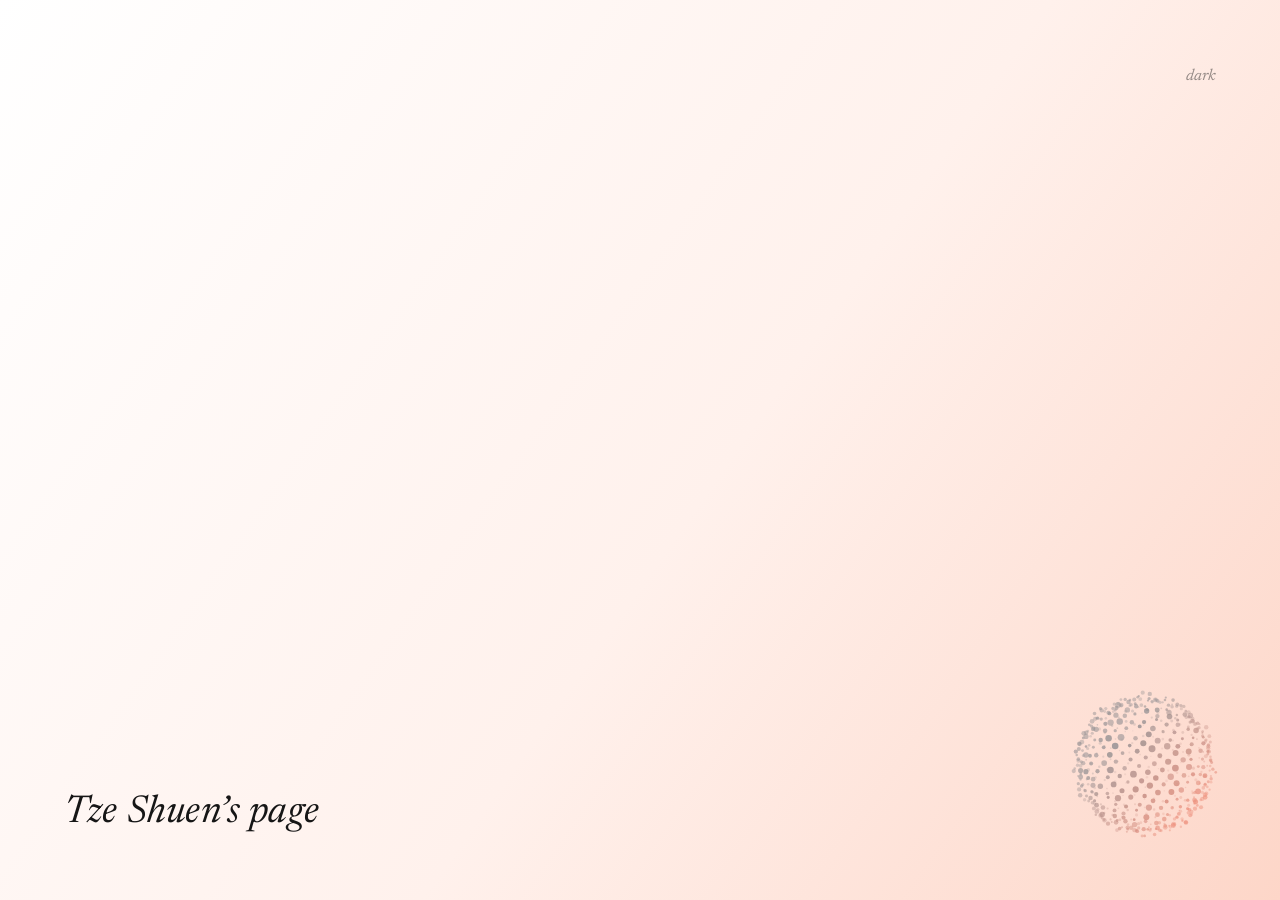
<file: index.html>
<!doctype html>
<html lang="en">
<head>
  <meta charset="utf-8" />
  <meta name="viewport" content="width=device-width, initial-scale=1" />
  <title>Tze Shuen’s page</title>
  <meta name="description" content="Teo Tze Shuen" />
  <meta name="color-scheme" content="light dark" />
  <link rel="preconnect" href="https://fonts.googleapis.com" />
  <link rel="preconnect" href="https://fonts.gstatic.com" crossorigin />
  <link href="https://fonts.googleapis.com/css2?family=Newsreader:ital,opsz,wght@1,6..72,400&display=swap" rel="stylesheet" />
  <script>
    // Apply saved theme before paint to avoid a flash.
    try {
      const saved = localStorage.getItem('theme');
      if (saved === 'light' || saved === 'dark') document.documentElement.dataset.theme = saved;
    } catch (e) {}
  </script>
  <style>
    :root {
      --bg-from: #ffffff;
      --bg-mid: #fff1ec;
      --bg-to: #fdd6c8;
      --ink: #161616;
      --muted: rgba(22, 22, 22, 0.45);
      /* particle colours: r,g,b */
      --orb-a: 150, 146, 148;
      --orb-b: 236, 140, 120;
      --swarm: 226, 122, 100;
      /* the other theme's gradient, shown by the toggle's peek */
      --alt-from: #07080d;
      --alt-mid: #141020;
      --alt-to: #3a1c2c;
      --alt-ink: #f1e6e1;
      --gutter: clamp(24px, 5.5vw, 64px);
    }

    @media (prefers-color-scheme: dark) {
      :root:not([data-theme="light"]) {
        --bg-from: #07080d;
        --bg-mid: #141020;
        --bg-to: #3a1c2c;
        --ink: #f1e6e1;
        --muted: rgba(241, 230, 225, 0.45);
        --orb-a: 196, 190, 222;
        --orb-b: 255, 170, 148;
        --swarm: 255, 184, 160;
        --alt-from: #ffffff;
        --alt-mid: #fff1ec;
        --alt-to: #fdd6c8;
        --alt-ink: #161616;
      }
    }

    :root[data-theme="dark"] {
      --bg-from: #07080d;
      --bg-mid: #141020;
      --bg-to: #3a1c2c;
      --ink: #f1e6e1;
      --muted: rgba(241, 230, 225, 0.45);
      --orb-a: 196, 190, 222;
      --orb-b: 255, 170, 148;
      --swarm: 255, 184, 160;
      --alt-from: #ffffff;
      --alt-mid: #fff1ec;
      --alt-to: #fdd6c8;
      --alt-ink: #161616;
    }

    * { box-sizing: border-box; }

    /* Peek: the other theme fades in from the top-right corner along a straight 45deg edge. */
    #peek {
      position: fixed;
      inset: 0;
      pointer-events: none;
      visibility: hidden;
      background: linear-gradient(125deg, var(--alt-from) 0%, var(--alt-mid) 55%, var(--alt-to) 100%);
      --r: 0px;
      --f: 200px;
      -webkit-mask-image: linear-gradient(225deg, #000 max(0px, calc(var(--r) - var(--f))), transparent var(--r));
              mask-image: linear-gradient(225deg, #000 max(0px, calc(var(--r) - var(--f))), transparent var(--r));
    }

    html, body { height: 100%; margin: 0; }

    body {
      background: linear-gradient(125deg, var(--bg-from) 0%, var(--bg-mid) 55%, var(--bg-to) 100%);
      background-attachment: fixed;
      color: var(--ink);
      font-family: "Newsreader", Georgia, "Times New Roman", serif;
      overflow: hidden;
      transition: color .6s ease;
    }

    main {
      position: relative;
      height: 100vh;
      height: 100svh;
    }

    .name {
      position: absolute;
      left: var(--gutter);
      bottom: var(--gutter);
      margin: 0;
      font-style: italic;
      font-weight: 400;
      font-size: clamp(1.6rem, 3vw, 2.4rem);
      line-height: 1.2;
      letter-spacing: 0.005em;
      opacity: 0;
      transform: translateY(6px);
      animation: rise 1.4s cubic-bezier(.2,.7,.2,1) .2s forwards;
    }

    .orb {
      position: absolute;
      right: calc(var(--gutter) - 24px);
      bottom: calc(var(--gutter) - 24px);
      width: clamp(120px, 15vw, 190px);
      aspect-ratio: 1;
      padding: 0;
      border: 0;
      background: none;
      cursor: pointer;
      border-radius: 50%;
      opacity: 0;
      animation: fade 1.8s ease .5s forwards;
    }

    .orb:focus-visible { outline: 1px solid var(--muted); outline-offset: 2px; }
    .orb canvas { width: 100%; height: 100%; display: block; }

    .work {
      position: absolute;
      right: var(--gutter);
      bottom: calc(var(--gutter) - 24px + clamp(120px, 15vw, 190px) + 8px);
      margin: 0;
      padding: 0;
      list-style: none;
      display: flex;
      flex-direction: column;
      align-items: flex-end;
      gap: 10px;
      pointer-events: none;
    }

    .work li {
      opacity: 0;
      transform: translateY(14px) scale(.96);
      transform-origin: right bottom;
      transition: opacity .35s ease, transform .5s cubic-bezier(.2,.8,.2,1.2);
      /* closing: top item leaves first */
      transition-delay: calc((var(--n) - 1 - var(--i)) * 40ms);
    }

    .work.open { pointer-events: auto; }
    .work.open li {
      opacity: 1;
      transform: none;
      /* opening: bottom item (nearest the orb) appears first */
      transition-delay: calc((var(--n) - 1 - var(--i)) * 70ms);
    }

    .work a {
      color: var(--ink);
      text-decoration: none;
      font-style: italic;
      font-size: clamp(1.1rem, 1.7vw, 1.35rem);
      line-height: 1.2;
      background-image: linear-gradient(currentColor, currentColor);
      background-size: 0% 1px;
      background-position: right bottom;
      background-repeat: no-repeat;
      transition: background-size .35s ease;
    }
    .work a:hover, .work a:focus-visible { background-size: 100% 1px; outline: none; }

    .theme-toggle {
      position: absolute;
      top: var(--gutter);
      right: var(--gutter);
      padding: 4px 0;
      border: 0;
      background: none;
      color: var(--muted);
      font: italic 400 1rem/1 "Newsreader", Georgia, serif;
      cursor: pointer;
      opacity: 0;
      animation: fade 1.8s ease .9s forwards;
      transition: color .3s ease;
    }
    .theme-toggle:hover, .theme-toggle:focus-visible { color: var(--ink); outline: none; }
    /* once the peek has swallowed the toggle, it takes the other theme's ink */
    .theme-toggle.consumed { color: var(--alt-ink); }

    #swarm {
      position: fixed;
      inset: 0;
      width: 100%;
      height: 100%;
      pointer-events: none;
      z-index: 10;
    }

    @keyframes rise { to { opacity: 1; transform: none; } }
    @keyframes fade { to { opacity: 1; } }

    @media (prefers-reduced-motion: reduce) {
      .name, .orb, .theme-toggle { animation: none; opacity: 1; transform: none; }
      #swarm { display: none; }
    }
  </style>
</head>
<body>
  <div id="peek" aria-hidden="true"></div>
  <main>
    <button class="theme-toggle" id="theme-toggle" type="button"></button>
    <h1 class="name">Tze Shuen’s page</h1>
    <ul class="work" id="work" style="--n: 4">
      <li style="--i: 0"><a href="https://github.com/TeoTzeShuen" target="_blank" rel="noopener" tabindex="-1">GitHub</a></li>
      <li style="--i: 1"><a href="https://teotzeshuen.github.io/melbourne-airbnb/" tabindex="-1">Melbourne</a></li>
      <li style="--i: 2"><a href="https://open.spotify.com/user/teotzeshuentts" target="_blank" rel="noopener" tabindex="-1">Spotify</a></li>
      <li style="--i: 3"><a href="https://www.linkedin.com/in/teotzeshuen/" target="_blank" rel="noopener" tabindex="-1">LinkedIn</a></li>
    </ul>
    <button class="orb" id="orb" type="button" aria-label="View my work" aria-expanded="false" aria-controls="work">
      <canvas id="orb-canvas"></canvas>
    </button>
  </main>
  <canvas id="swarm" aria-hidden="true"></canvas>

  <script>
  (() => {
    const root = document.documentElement;
    const reduceMotion = matchMedia('(prefers-reduced-motion: reduce)').matches;
    const darkQuery = matchMedia('(prefers-color-scheme: dark)');

    // ---------- Theme ----------
    const toggle = document.getElementById('theme-toggle');
    const isDark = () => root.dataset.theme ? root.dataset.theme === 'dark' : darkQuery.matches;
    let colors = {};
    const readColors = () => {
      const cs = getComputedStyle(root);
      const rgb = n => cs.getPropertyValue(n).split(',').map(Number);
      colors = { a: rgb('--orb-a'), b: rgb('--orb-b'), swarm: rgb('--swarm'), dark: isDark() };
      toggle.textContent = colors.dark ? 'light' : 'dark';
      toggle.setAttribute('aria-label', 'Switch to ' + toggle.textContent + ' mode');
    };
    const switchTheme = () => {
      root.dataset.theme = isDark() ? 'light' : 'dark';
      try { localStorage.setItem('theme', root.dataset.theme); } catch (e) {}
      readColors();
    };

    // Peek: hovering the toggle lets the other theme seep in from the top-right corner;
    // clicking floods the rest of the page, then the theme actually switches.
    const peek = document.getElementById('peek');
    let peekR = 0, peekTarget = 0, peekMode = 'idle', peekArmed = true; // idle | hover | fill
    // Distances run along the 225deg gradient line: a point a px from the right and b px from the top
    // sits (a + b) / sqrt(2) from the corner. diag() is the full length of that line.
    const diag = () => (innerWidth + innerHeight) / Math.SQRT2;
    const feather = () => diag() * 0.2; // soft gradient edge
    const toggleDist = () => {
      const b = toggle.getBoundingClientRect();
      return (innerWidth - b.left + b.bottom) / Math.SQRT2; // farthest point of the text from the corner
    };

    toggle.addEventListener('pointerenter', e => {
      if (e.pointerType === 'touch' || !peekArmed || peekMode === 'fill' || reduceMotion) return;
      peekMode = 'hover';
      // a small glow, just big enough to swallow the toggle text
      peekTarget = Math.max(diag() * 0.1, toggleDist() * 1.5);
    });
    toggle.addEventListener('pointerleave', () => {
      peekArmed = true;
      if (peekMode === 'hover') { peekMode = 'idle'; peekTarget = 0; }
    });
    toggle.addEventListener('click', () => {
      if (reduceMotion) { switchTheme(); return; }
      if (peekMode === 'fill') return;
      peekMode = 'fill';
      peekArmed = false; // don't start peeking the old theme while still hovering
      peekTarget = diag() + feather() + 80;
    });

    const stepPeek = () => {
      const f = feather();
      const k = peekMode === 'fill' ? 0.14 : peekMode === 'hover' ? 0.035 : 0.07;
      peekR += (peekTarget - peekR) * k;
      if (peekMode === 'fill' && peekR >= diag() + f) {
        switchTheme();          // page underneath now matches what the peek showed
        peekMode = 'idle';
        peekR = peekTarget = 0;
      }
      // the mask fades linearly to 0 at r, so the text is well covered once r is ~1.3x its distance
      toggle.classList.toggle('consumed', peekMode !== 'idle' && peekR > toggleDist() * 1.3);
      if (peekR < 0.5) { peek.style.visibility = 'hidden'; return; }
      peek.style.visibility = 'visible';
      peek.style.setProperty('--r', peekR.toFixed(1) + 'px');
      peek.style.setProperty('--f', f.toFixed(1) + 'px');
    };
    darkQuery.addEventListener('change', readColors);
    readColors();

    // ---------- Particle orb ----------
    const orbBtn = document.getElementById('orb');
    const orbCanvas = document.getElementById('orb-canvas');
    const octx = orbCanvas.getContext('2d');

    let seed = 11;
    const rand = () => (seed = (seed * 16807) % 2147483647) / 2147483647;

    // Fibonacci sphere with a little radial scatter so it reads as a cloud, not a grid.
    const N = 520;
    const golden = Math.PI * (3 - Math.sqrt(5));
    const pts = [];
    for (let i = 0; i < N; i++) {
      const y = 1 - (i / (N - 1)) * 2;
      const rr = Math.sqrt(1 - y * y);
      const th = i * golden;
      const r = 1 + (rand() - 0.5) * 0.12;
      pts.push({
        x: Math.cos(th) * rr * r, y: y * r, z: Math.sin(th) * rr * r,
        s: 0.6 + rand() * 0.8,        // size factor
        ph: rand() * Math.PI * 2       // twinkle phase
      });
    }

    let dpr = 1, ow = 0;
    const sizeOrb = () => {
      dpr = Math.min(window.devicePixelRatio || 1, 2);
      ow = Math.round(orbCanvas.clientWidth * dpr);
      orbCanvas.width = orbCanvas.height = ow;
    };
    sizeOrb();
    new ResizeObserver(sizeOrb).observe(orbCanvas);

    const tilt = 0.38, cosT = Math.cos(tilt), sinT = Math.sin(tilt);
    let angle = 0.6, boost = 0, spread = 1, spreadTarget = 1, hover = 0;
    orbBtn.addEventListener('pointerenter', () => { hover = 1; });
    orbBtn.addEventListener('pointerleave', () => { hover = 0; });

    function drawOrb(time) {
      octx.clearRect(0, 0, ow, ow);
      const ca = Math.cos(angle), sa = Math.sin(angle);
      const R = ow * 0.36 * spread;
      const c = ow / 2;
      const { a, b, dark } = colors;
      octx.globalCompositeOperation = dark ? 'lighter' : 'source-over';

      for (const p of pts) {
        // spin around Y, tilt around Z
        const x0 = p.x * ca + p.z * sa;
        const z = -p.x * sa + p.z * ca;
        const x = x0 * cosT - p.y * sinT;
        const y = x0 * sinT + p.y * cosT;

        const depth = (z + 1) / 2;                  // 0 back .. 1 front
        const warm = Math.max(0, (x - y) * 0.5 + 0.35); // warmer toward bottom-right
        const mix = Math.min(1, warm);
        const col = a.map((v, i) => Math.round(v + (b[i] - v) * mix));
        const tw = 0.85 + 0.15 * Math.sin(time * 0.002 + p.ph);
        const alpha = (0.18 + depth * 0.72) * tw;
        const size = (0.7 + depth * 1.3) * p.s * dpr * (ow / (150 * dpr)) ;

        octx.fillStyle = `rgba(${col[0]},${col[1]},${col[2]},${alpha.toFixed(3)})`;
        octx.beginPath();
        octx.arc(c + x * R, c - y * R, Math.max(0.5, size), 0, Math.PI * 2);
        octx.fill();
      }
      octx.globalCompositeOperation = 'source-over';
    }

    // Orb toggles the stacked list of work above it.
    const work = document.getElementById('work');
    const links = work.querySelectorAll('a');
    let open = false, spin = 0.004;
    const setOpen = state => {
      open = state;
      work.classList.toggle('open', open);
      orbBtn.setAttribute('aria-expanded', open);
      links.forEach(a => a.tabIndex = open ? 0 : -1);
      if (reduceMotion) { angle += 0.3; drawOrb(0); }
    };
    orbBtn.addEventListener('click', () => setOpen(!open));
    document.addEventListener('keydown', e => { if (e.key === 'Escape' && open) { setOpen(false); orbBtn.focus(); } });
    document.addEventListener('click', e => {
      if (open && !orbBtn.contains(e.target) && !work.contains(e.target)) setOpen(false);
    });

    // ---------- Cursor swarm ----------
    const sw = document.getElementById('swarm');
    const sctx = sw.getContext('2d');
    let sdpr = 1;
    const sizeSwarm = () => {
      sdpr = Math.min(window.devicePixelRatio || 1, 2);
      sw.width = Math.round(innerWidth * sdpr);
      sw.height = Math.round(innerHeight * sdpr);
    };
    sizeSwarm();
    addEventListener('resize', sizeSwarm);

    const mouse = { x: innerWidth * 0.5, y: innerHeight * 0.5, active: false, lastMove: 0, speed: 0 };
    let presence = 0; // fades the swarm in/out
    addEventListener('pointermove', e => {
      if (e.pointerType === 'touch') return;
      const dx = e.clientX - mouse.x, dy = e.clientY - mouse.y;
      mouse.speed = Math.min(60, Math.hypot(dx, dy));
      mouse.x = e.clientX; mouse.y = e.clientY;
      if (!mouse.active) swarm.forEach(p => { p.x = mouse.x; p.y = mouse.y; });
      mouse.active = true;
      mouse.lastMove = performance.now();
    });
    document.addEventListener('pointerleave', () => { mouse.active = false; });
    addEventListener('blur', () => { mouse.active = false; });

    const SWARM_N = matchMedia('(pointer: fine)').matches ? 40 : 0;
    const swarm = Array.from({ length: SWARM_N }, () => ({
      x: mouse.x, y: mouse.y, vx: 0, vy: 0,
      orbit: 8 + Math.random() * 22,
      ang: Math.random() * Math.PI * 2,
      spin: (Math.random() < 0.5 ? -1 : 1) * (0.003 + Math.random() * 0.008),
      k: 0.006 + Math.random() * 0.012,    // spring stiffness: low = lazy trailers
      damp: 0.8 + Math.random() * 0.06,    // heavier damping = no overshoot/whipping
      size: 0.5 + Math.random() * 1,
      wob: Math.random() * Math.PI * 2
    }));

    function drawSwarm(time) {
      presence += ((mouse.active ? 1 : 0) - presence) * 0.04;
      mouse.speed *= 0.9;
      sctx.setTransform(1, 0, 0, 1, 0, 0);
      sctx.clearRect(0, 0, sw.width, sw.height);
      if (presence < 0.01) return;

      const idle = Math.min(1, (performance.now() - mouse.lastMove) / 1500);
      const { swarm: col, dark } = colors;
      sctx.globalCompositeOperation = dark ? 'lighter' : 'source-over';
      sctx.setTransform(sdpr, 0, 0, sdpr, 0, 0);

      for (const p of swarm) {
        p.ang += p.spin * (1 + idle * 0.4);
        p.wob += 0.008;
        // orbit loosens when the cursor rests, tightens into a stream when it moves
        const radius = p.orbit * (0.6 + idle * 0.4 + Math.sin(p.wob) * 0.1) + mouse.speed * 0.08;
        const tx = mouse.x + Math.cos(p.ang) * radius;
        const ty = mouse.y + Math.sin(p.ang) * radius;
        p.vx = (p.vx + (tx - p.x) * p.k) * p.damp;
        p.vy = (p.vy + (ty - p.y) * p.k) * p.damp;
        p.x += p.vx; p.y += p.vy;

        const v = Math.min(1, Math.hypot(p.vx, p.vy) / 20);
        const alpha = (dark ? 0.45 : 0.6) * presence * (0.75 + v * 0.25);
        sctx.fillStyle = `rgba(${col[0]},${col[1]},${col[2]},${alpha.toFixed(3)})`;
        sctx.beginPath();
        sctx.arc(p.x, p.y, p.size, 0, Math.PI * 2);
        sctx.fill();
      }
      sctx.globalCompositeOperation = 'source-over';
    }

    // ---------- Loop ----------
    function loop(time) {
      boost *= 0.96;
      spreadTarget = 1 + hover * 0.06;
      spread += (spreadTarget - spread) * 0.06;
      spin += ((open ? 0.009 : 0.004) - spin) * 0.04; // ease into a slightly faster spin while open
      angle += spin + boost;
      stepPeek();
      drawOrb(time);
      if (SWARM_N) drawSwarm(time);
      requestAnimationFrame(loop);
    }

    if (reduceMotion) drawOrb(0);
    else requestAnimationFrame(loop);
  })();
  </script>
</body>
</html>
</file>
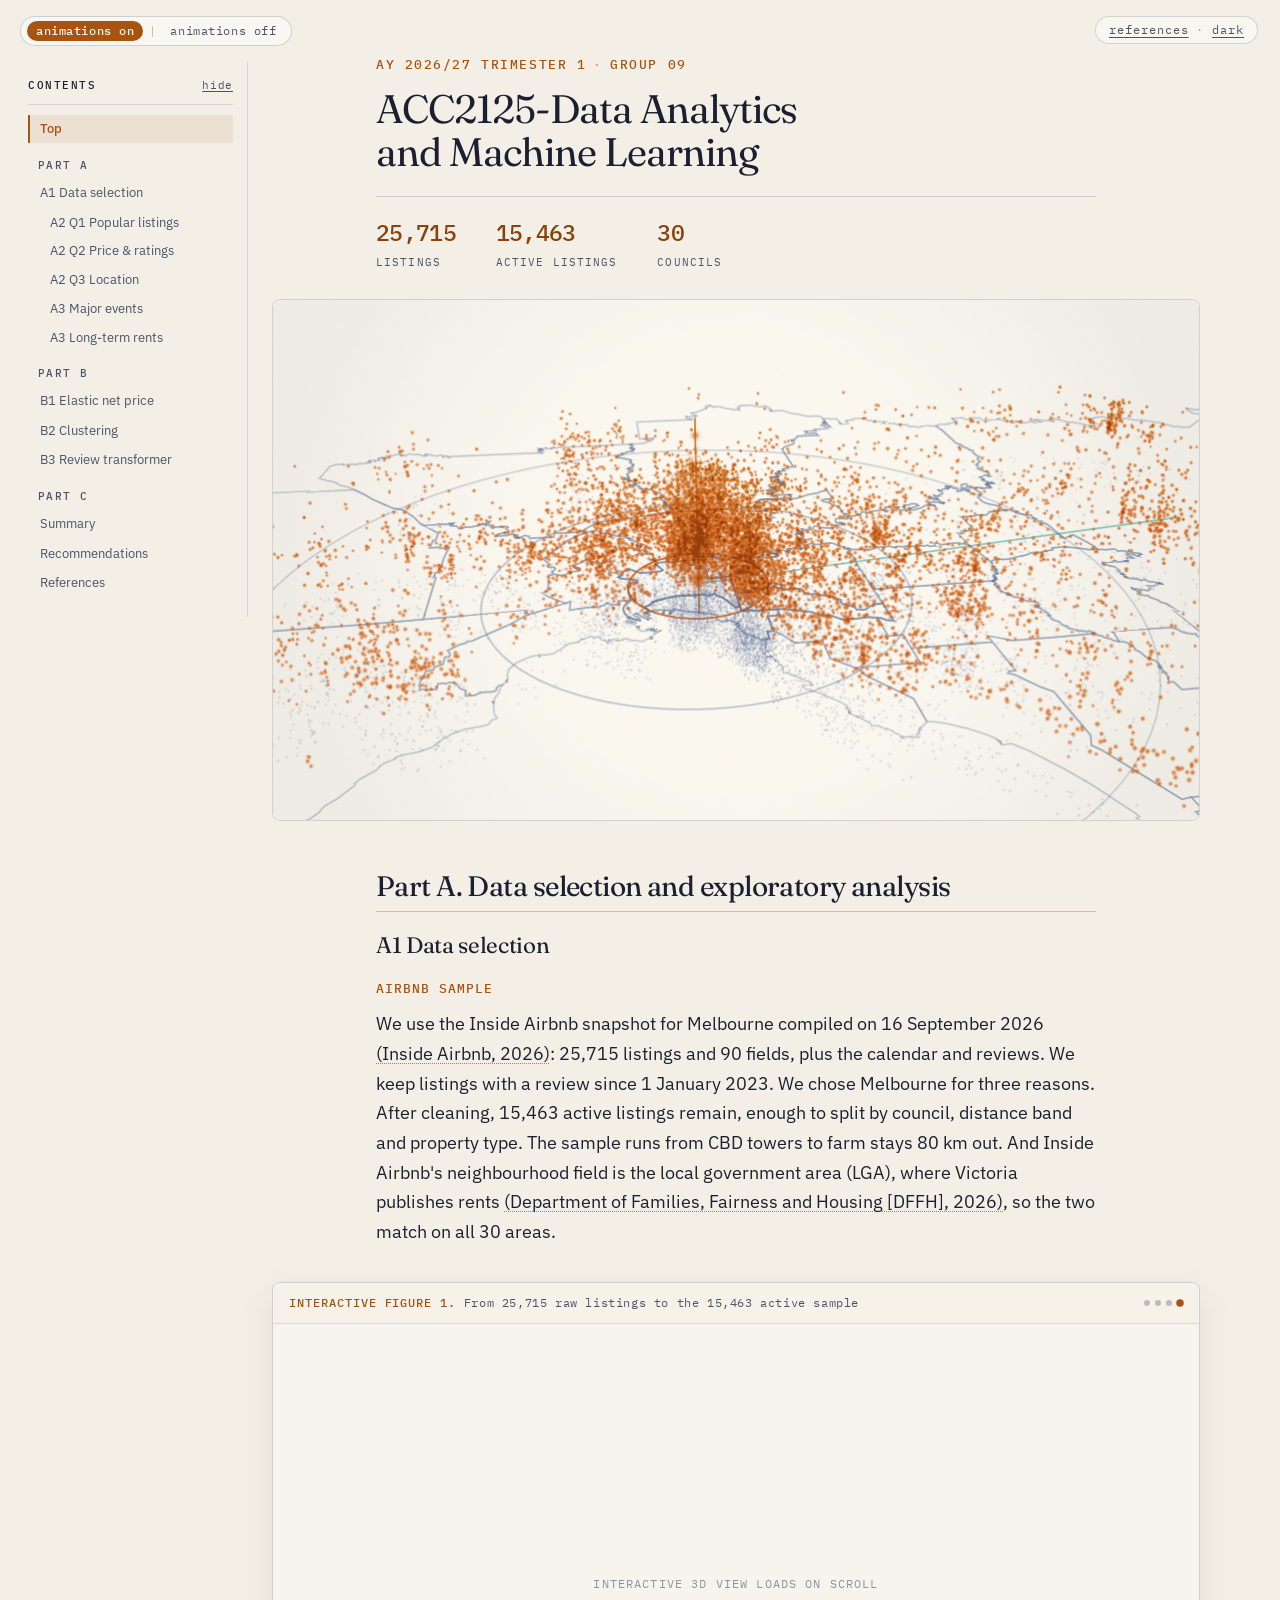
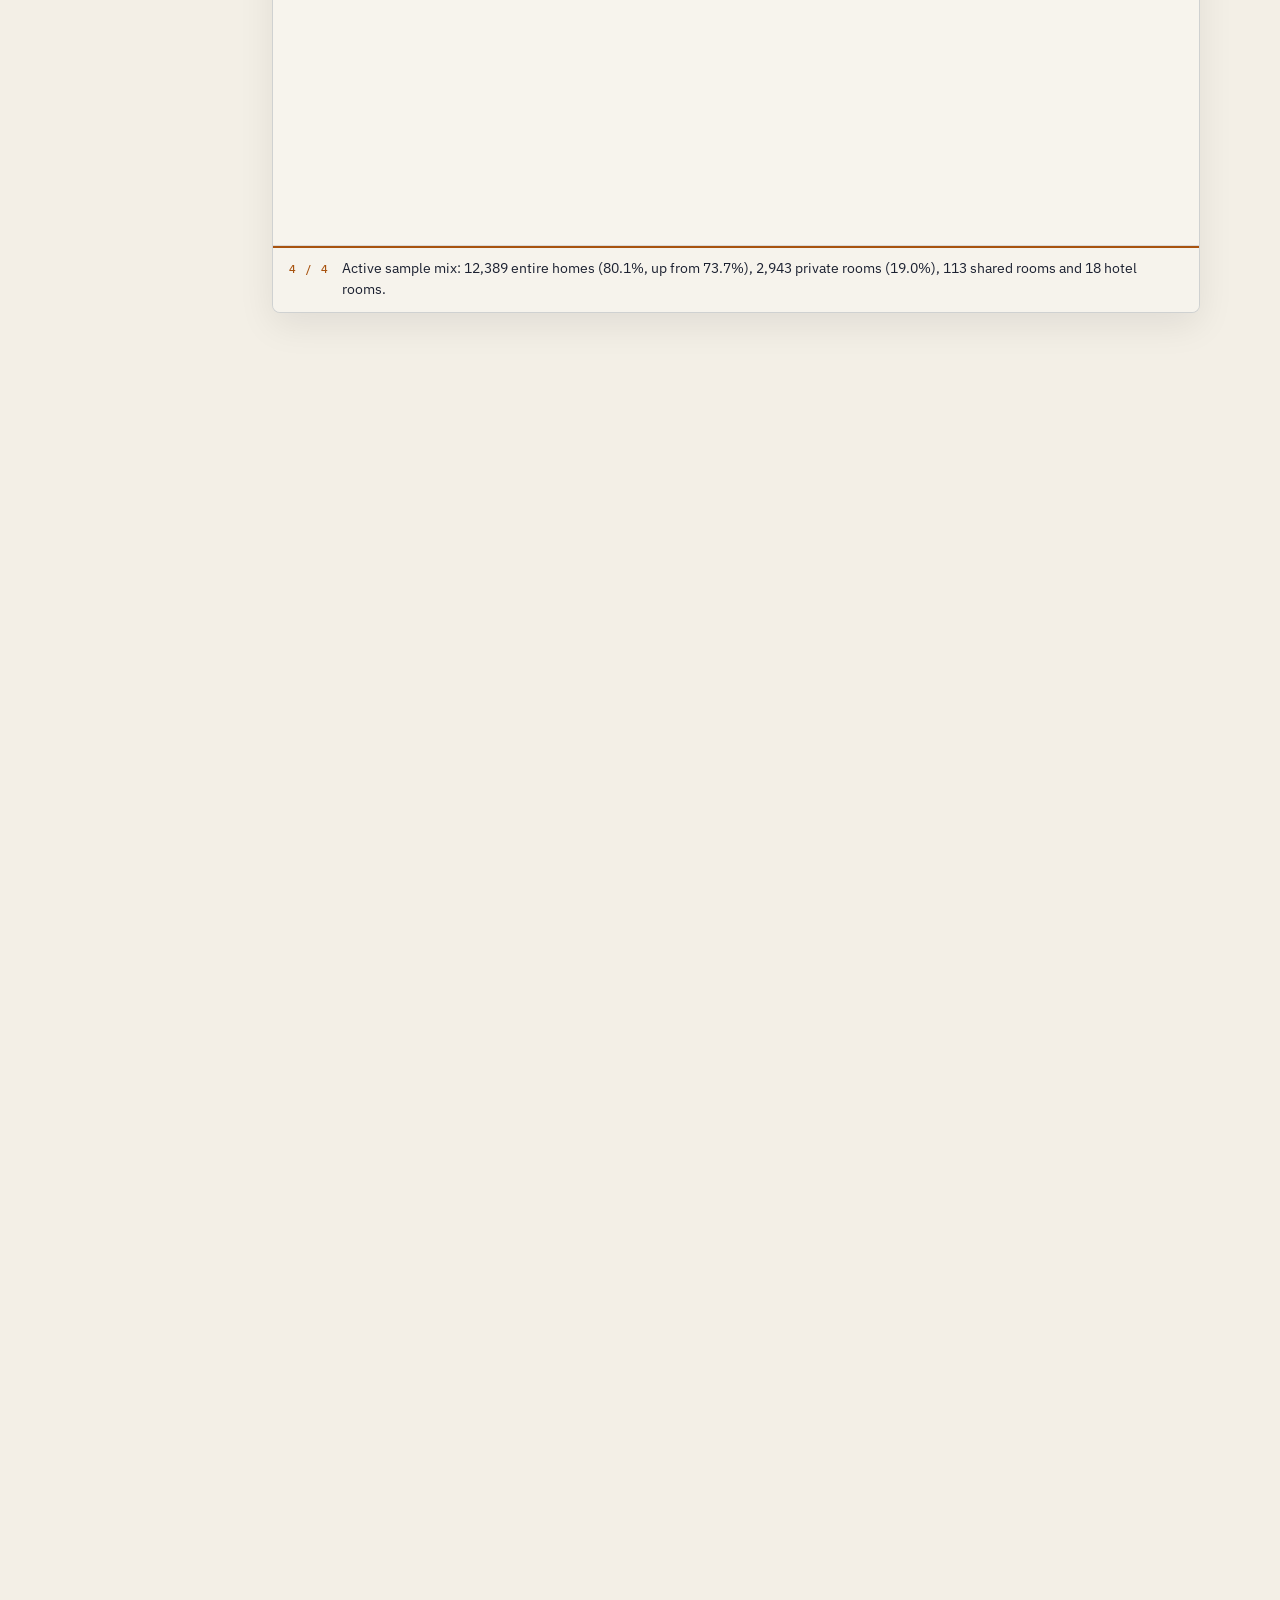
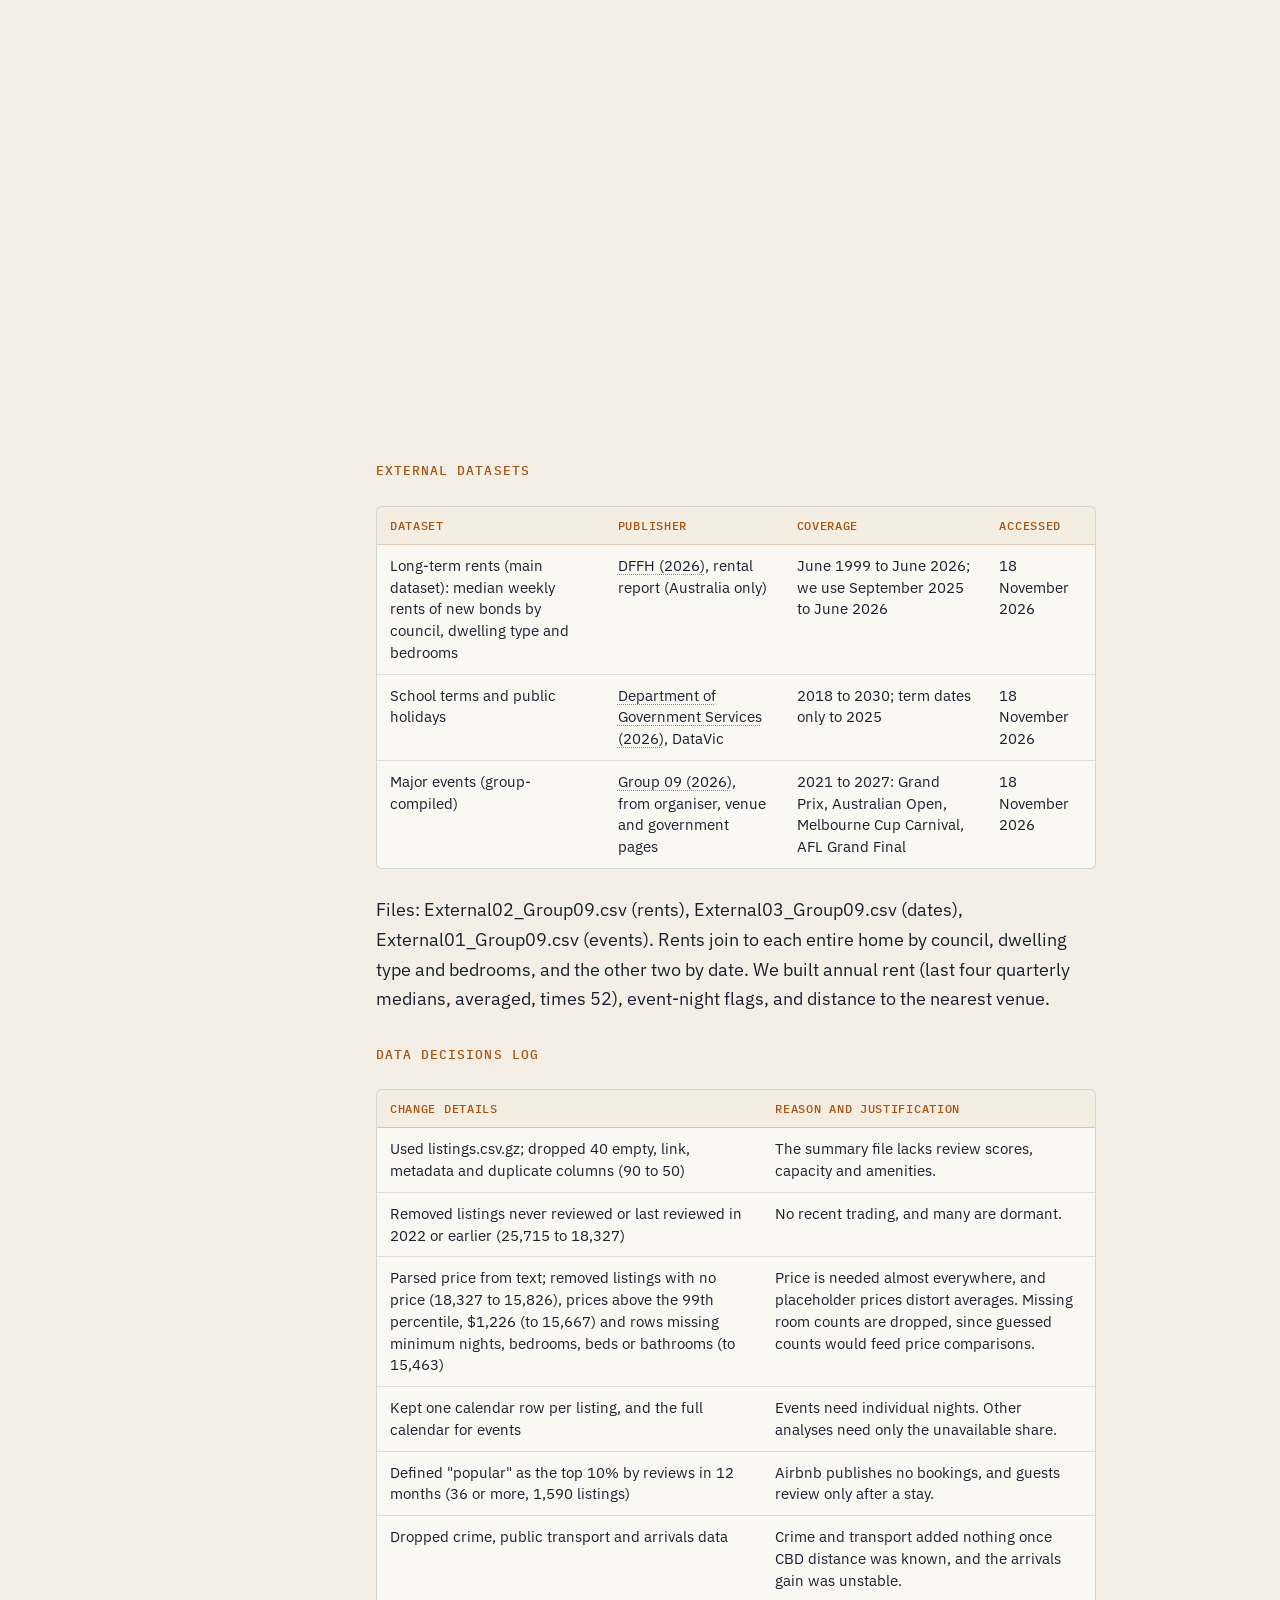
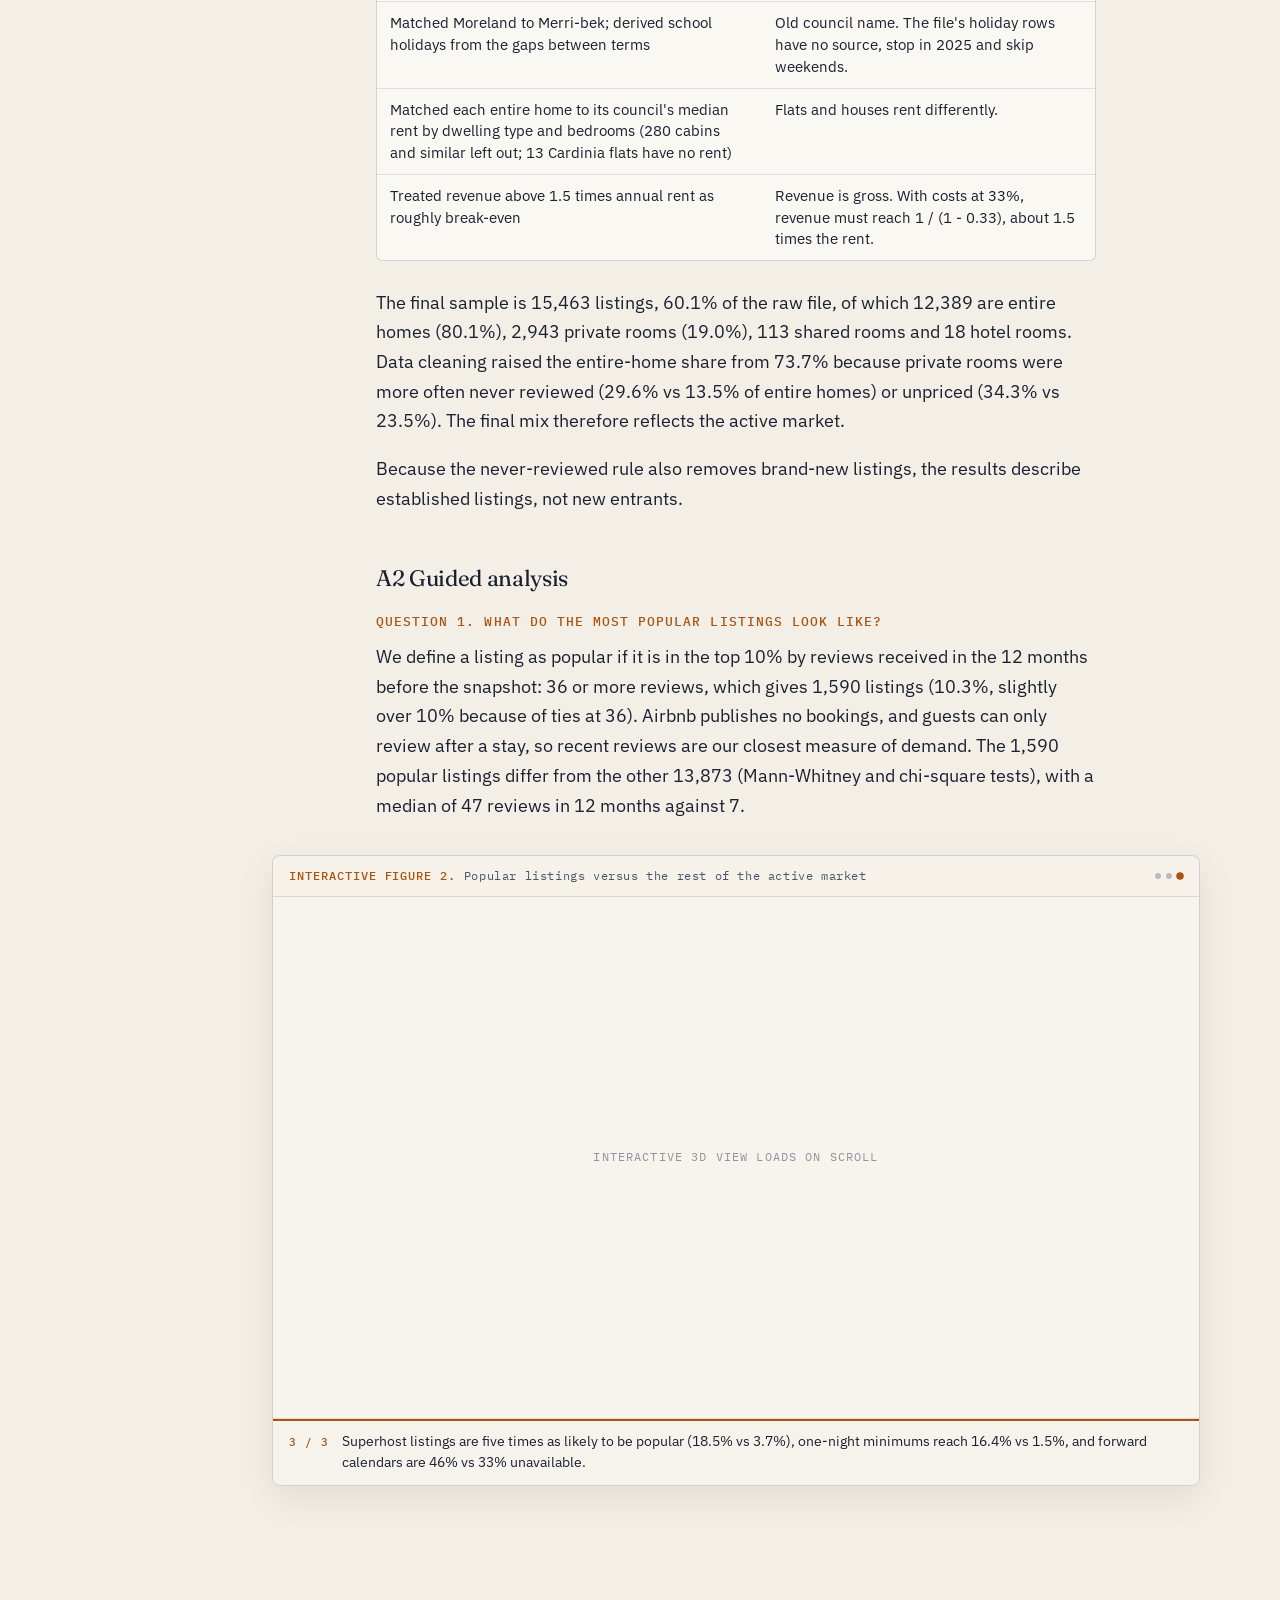
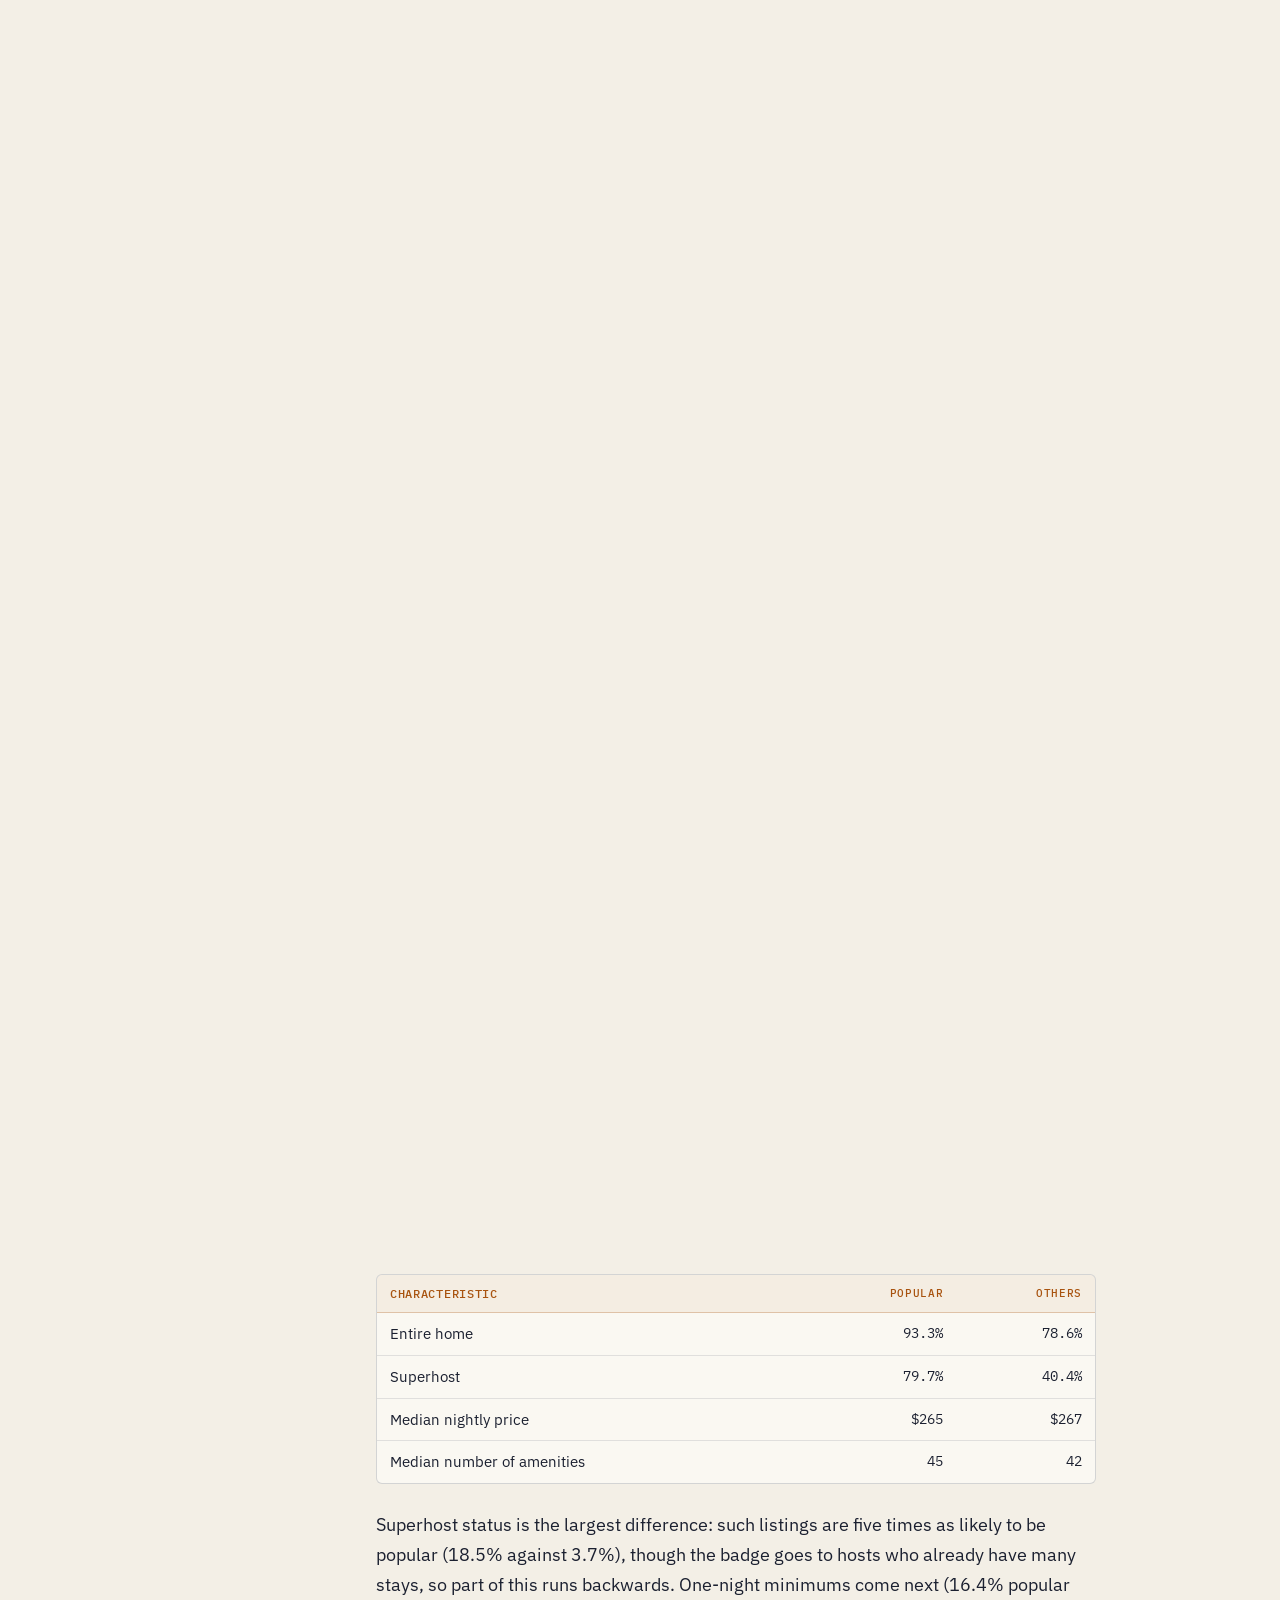
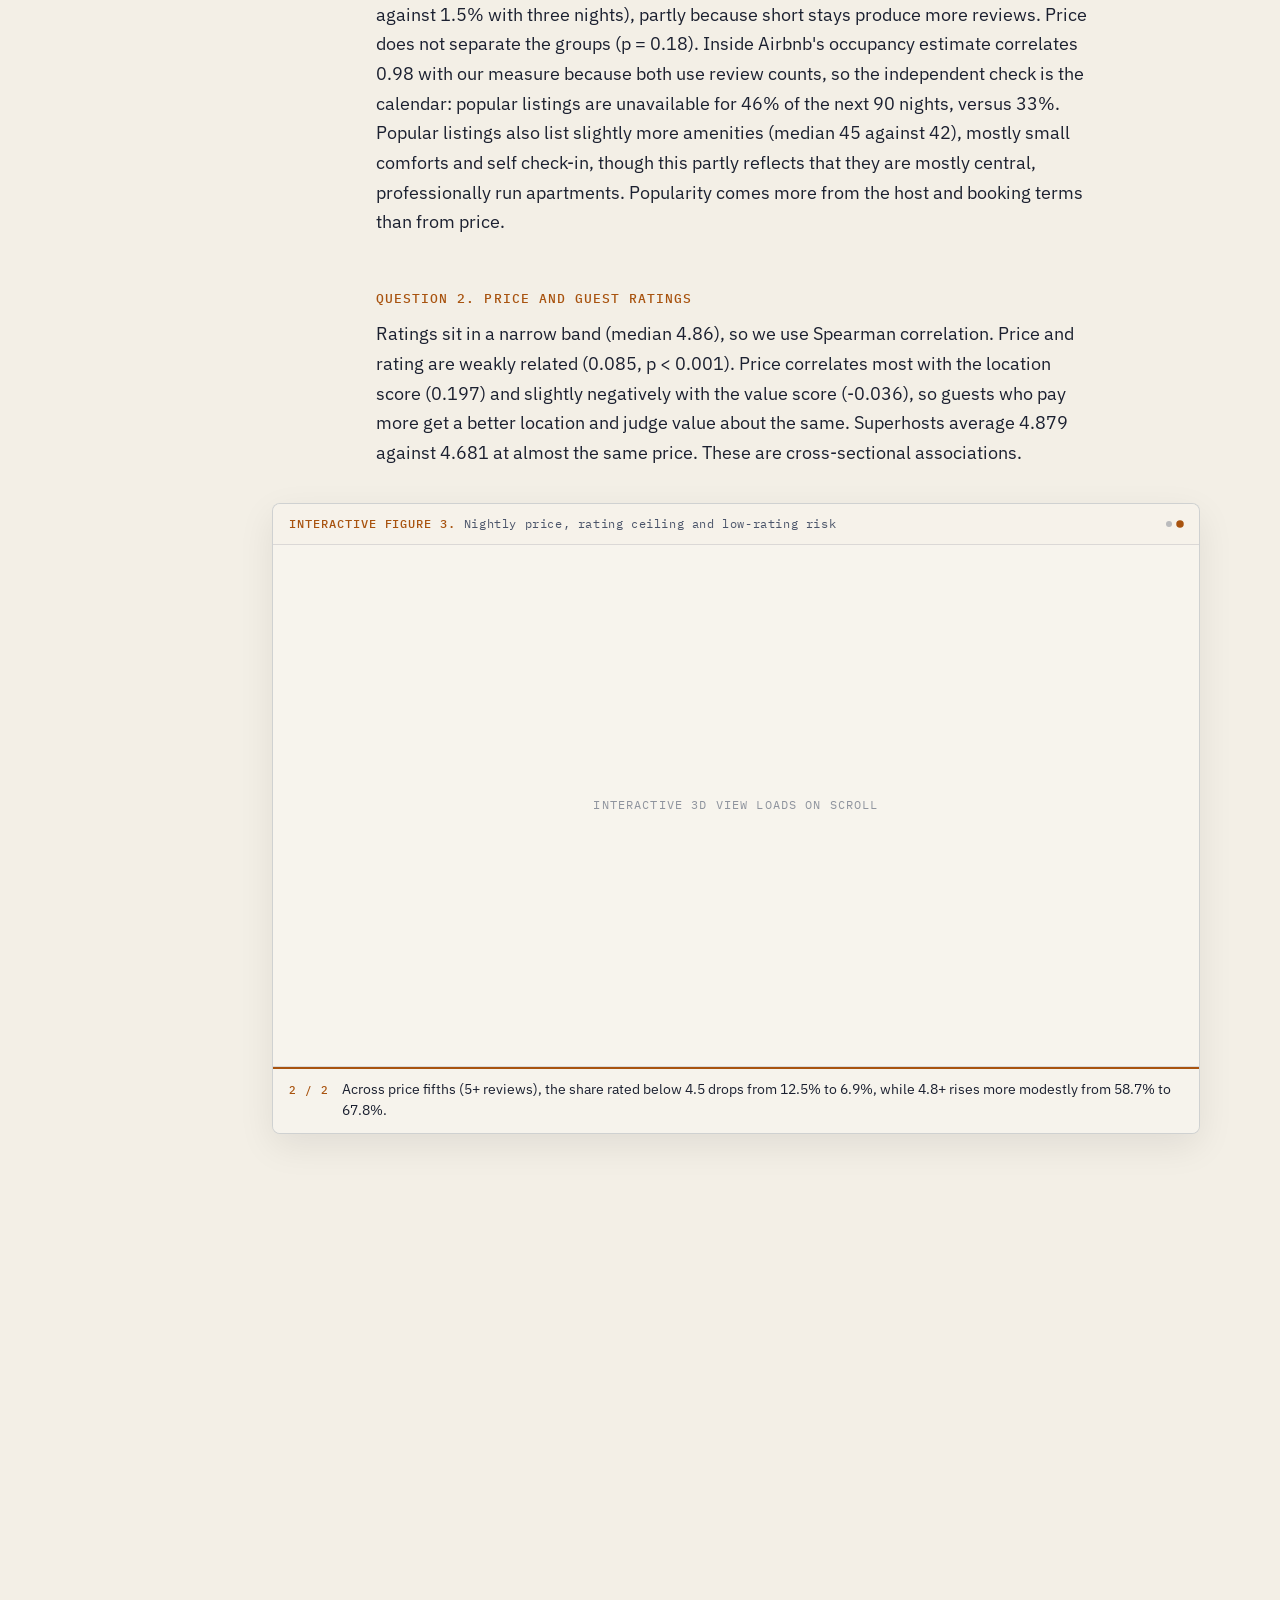
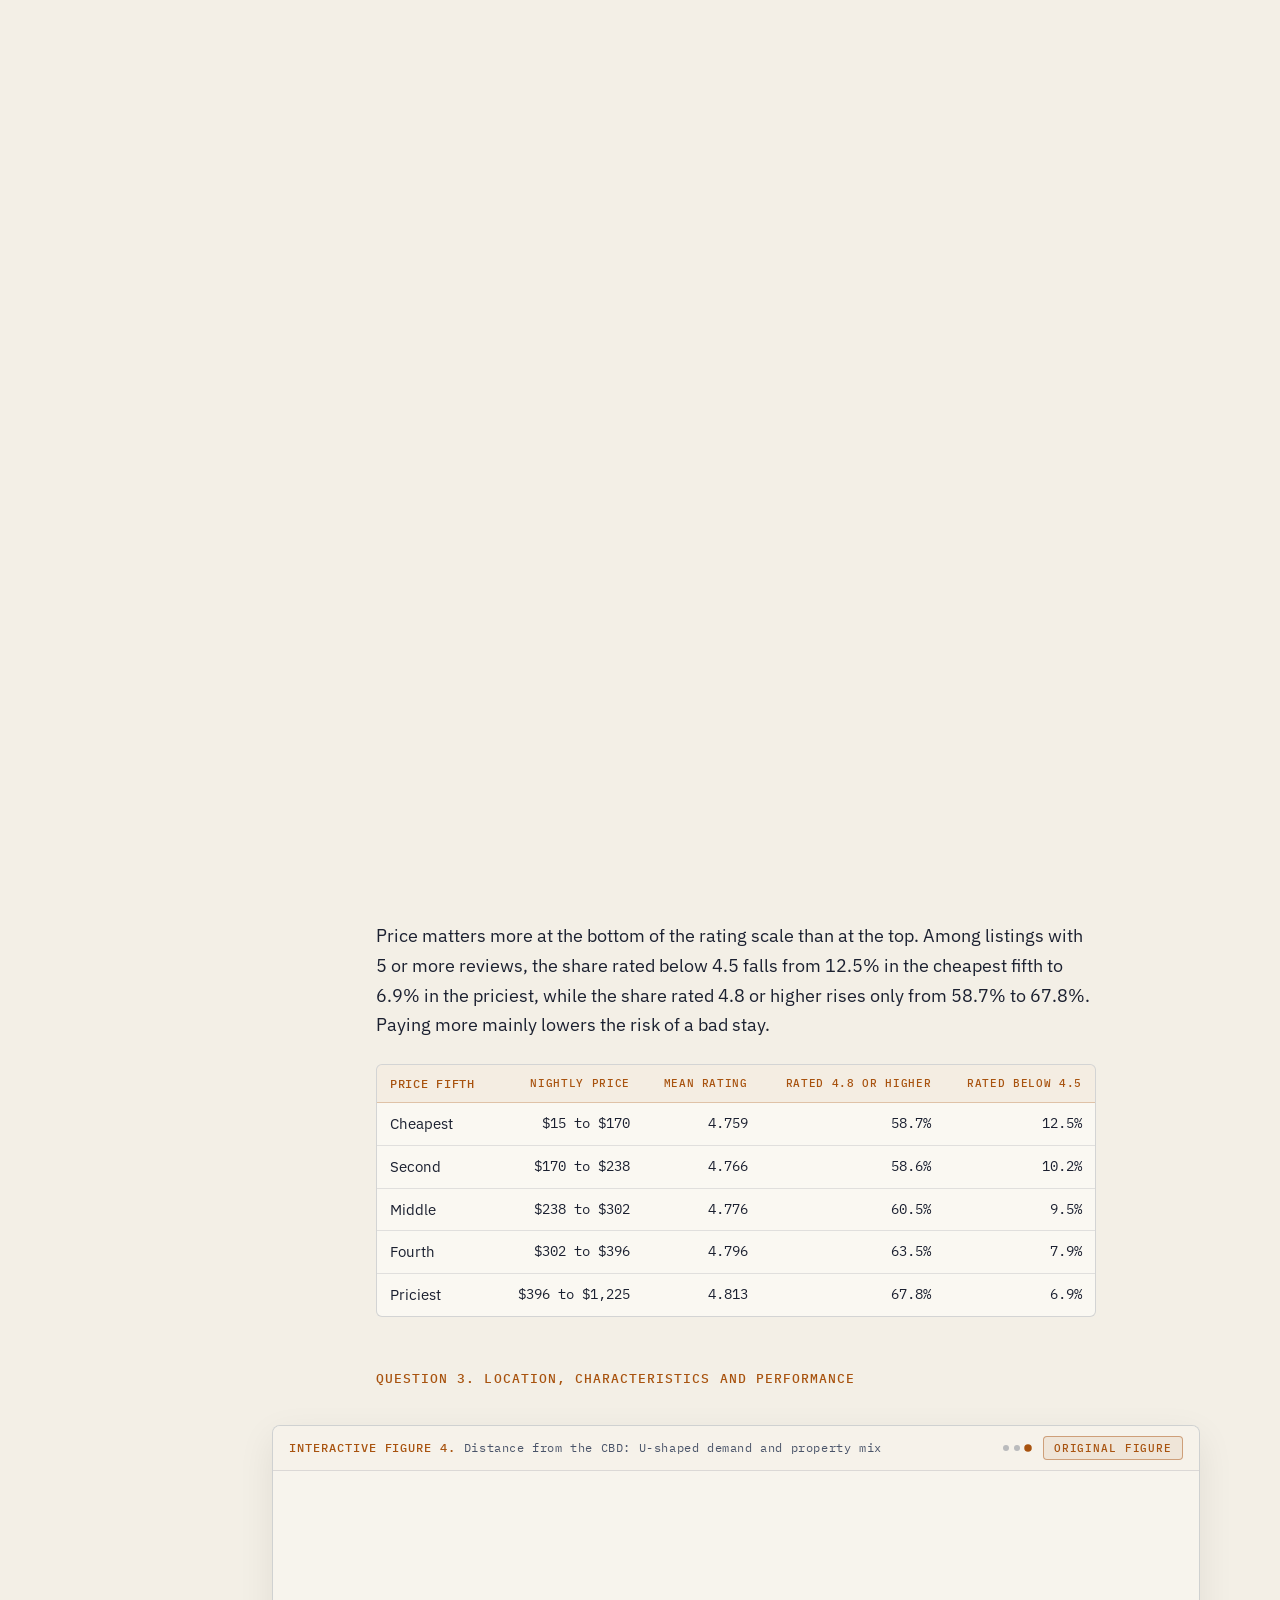
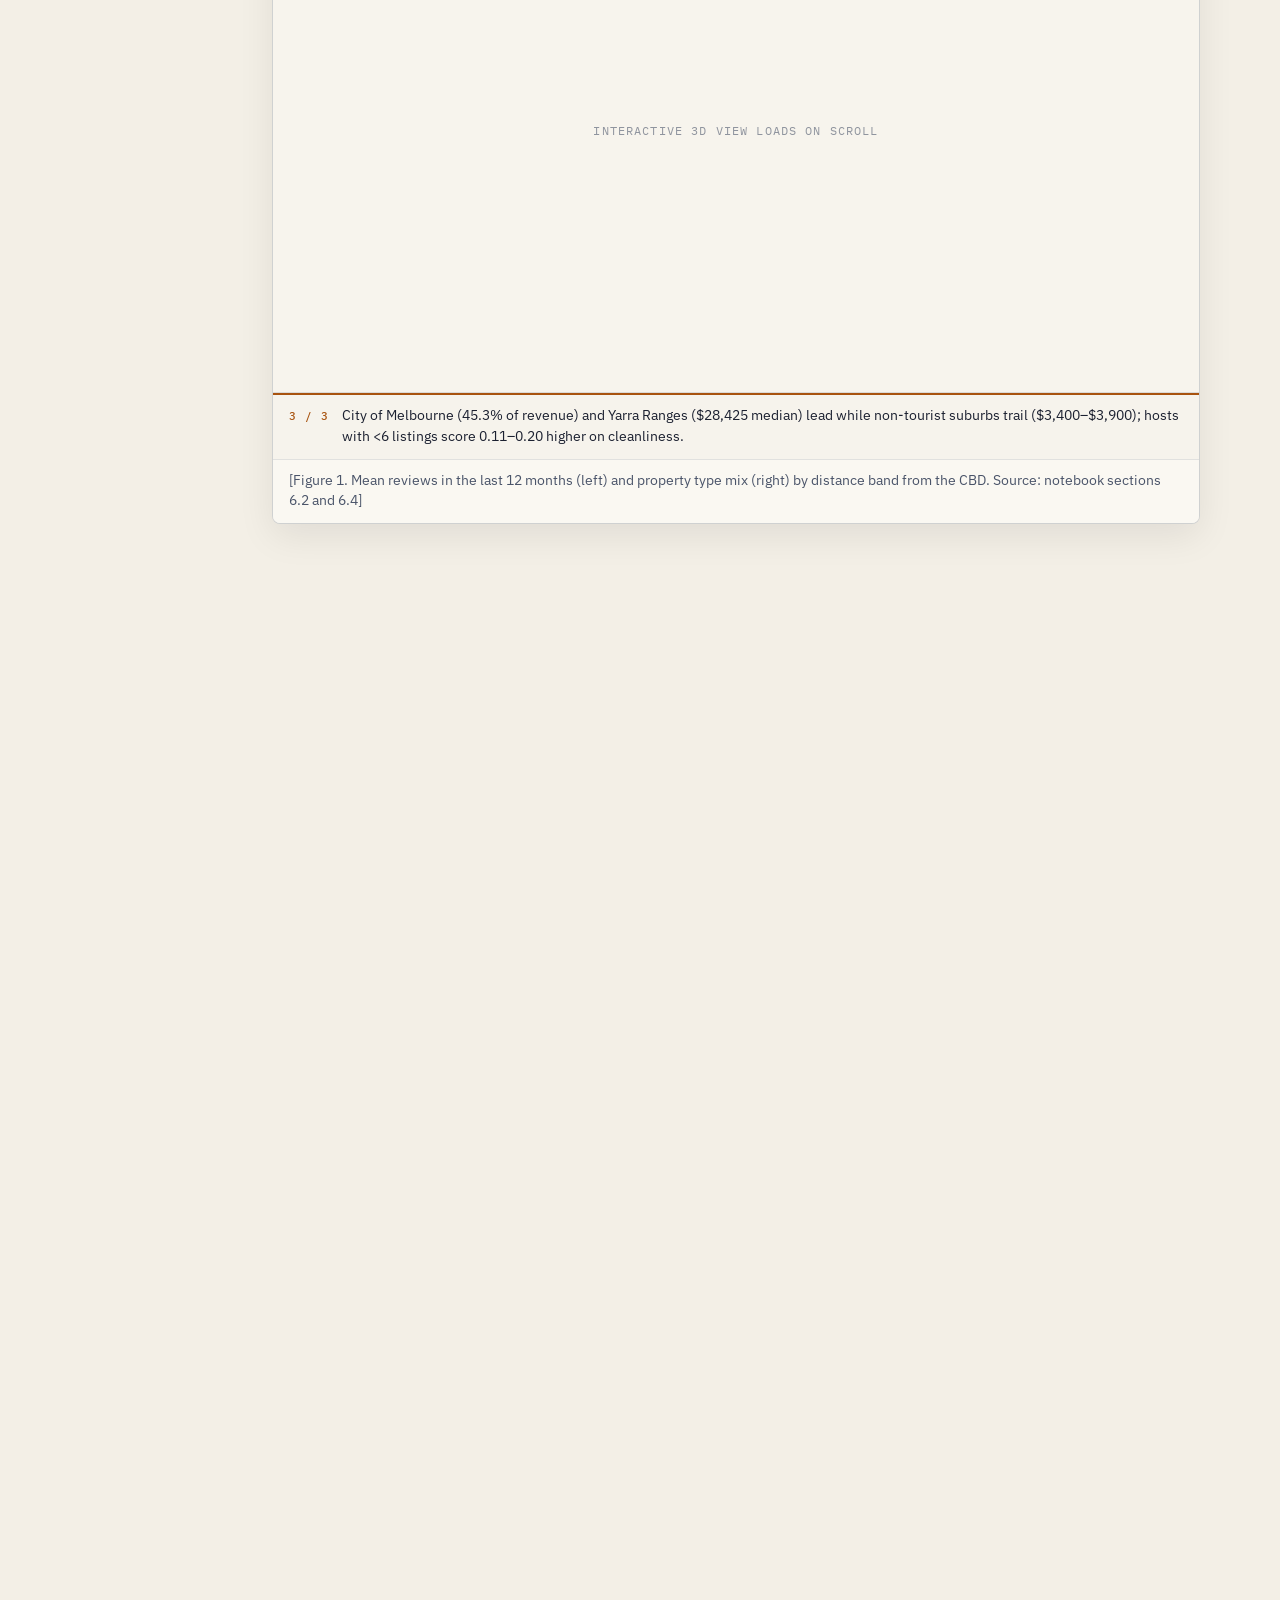
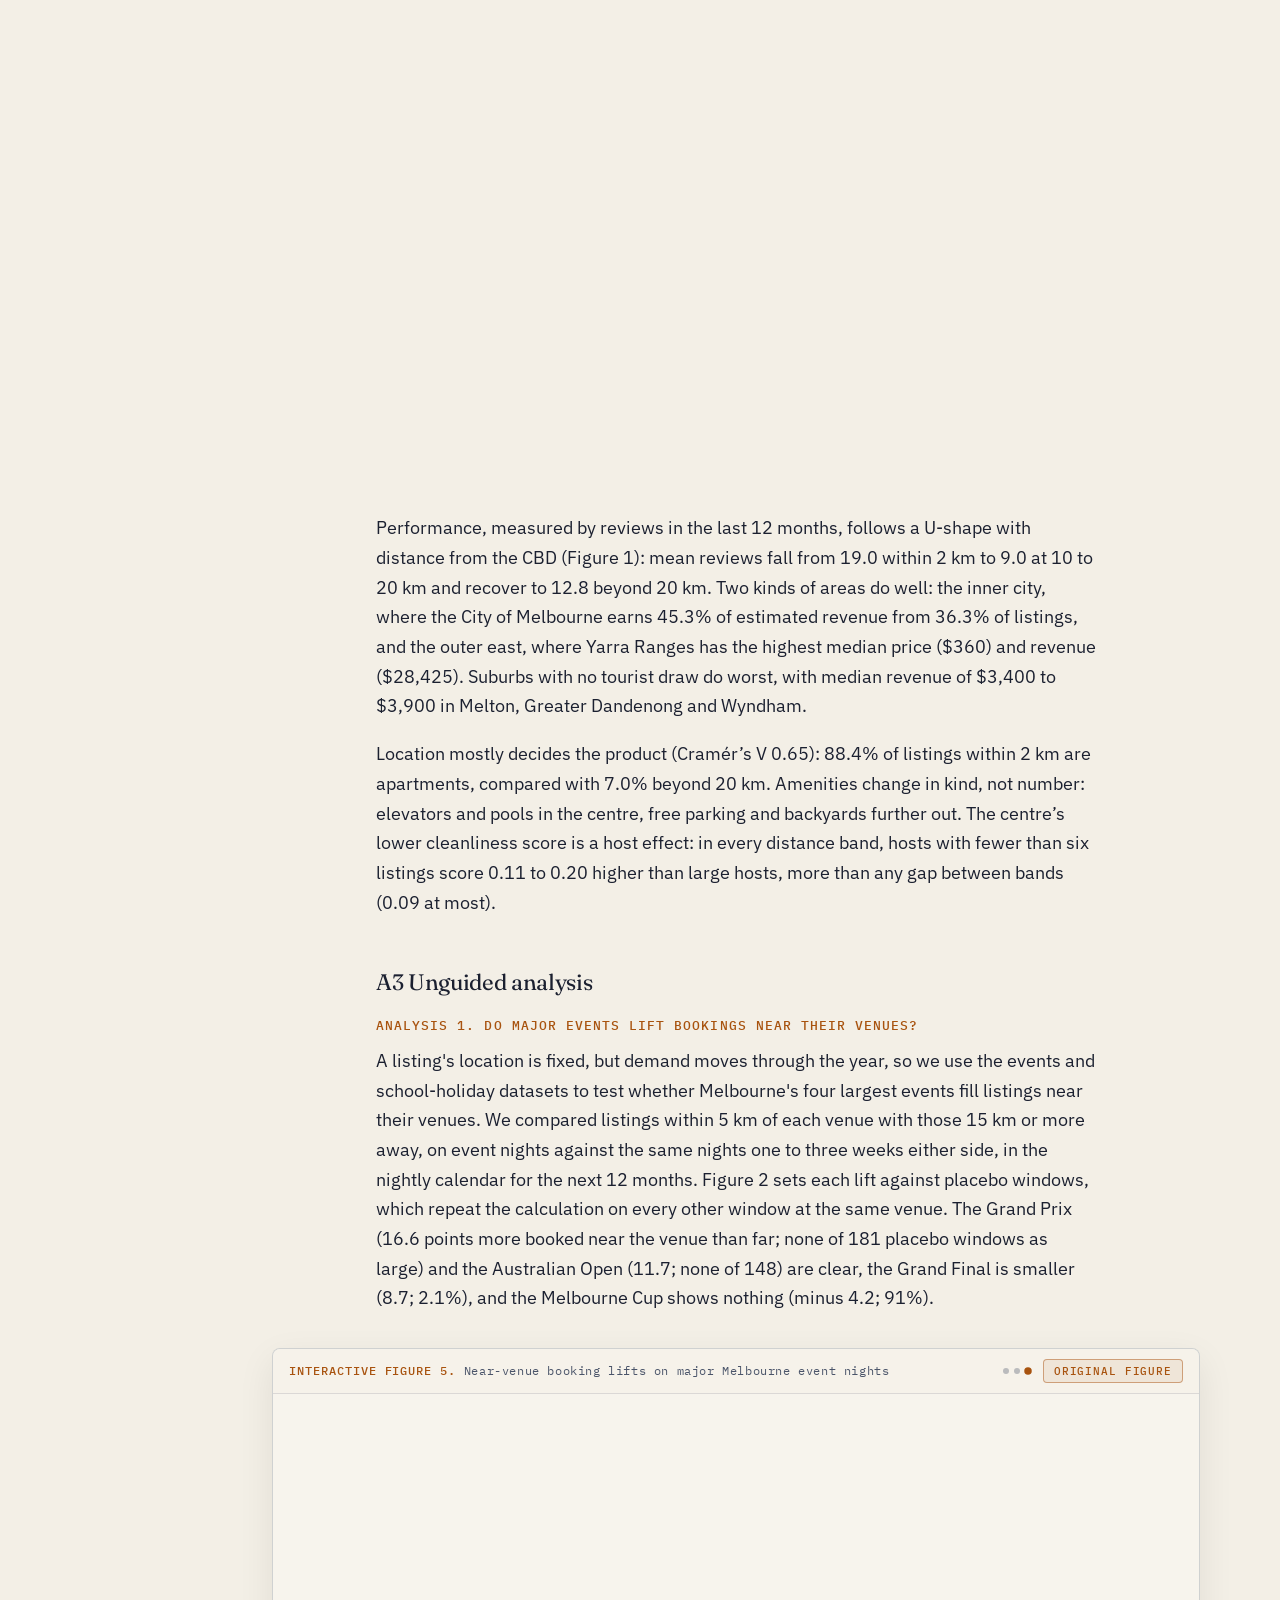
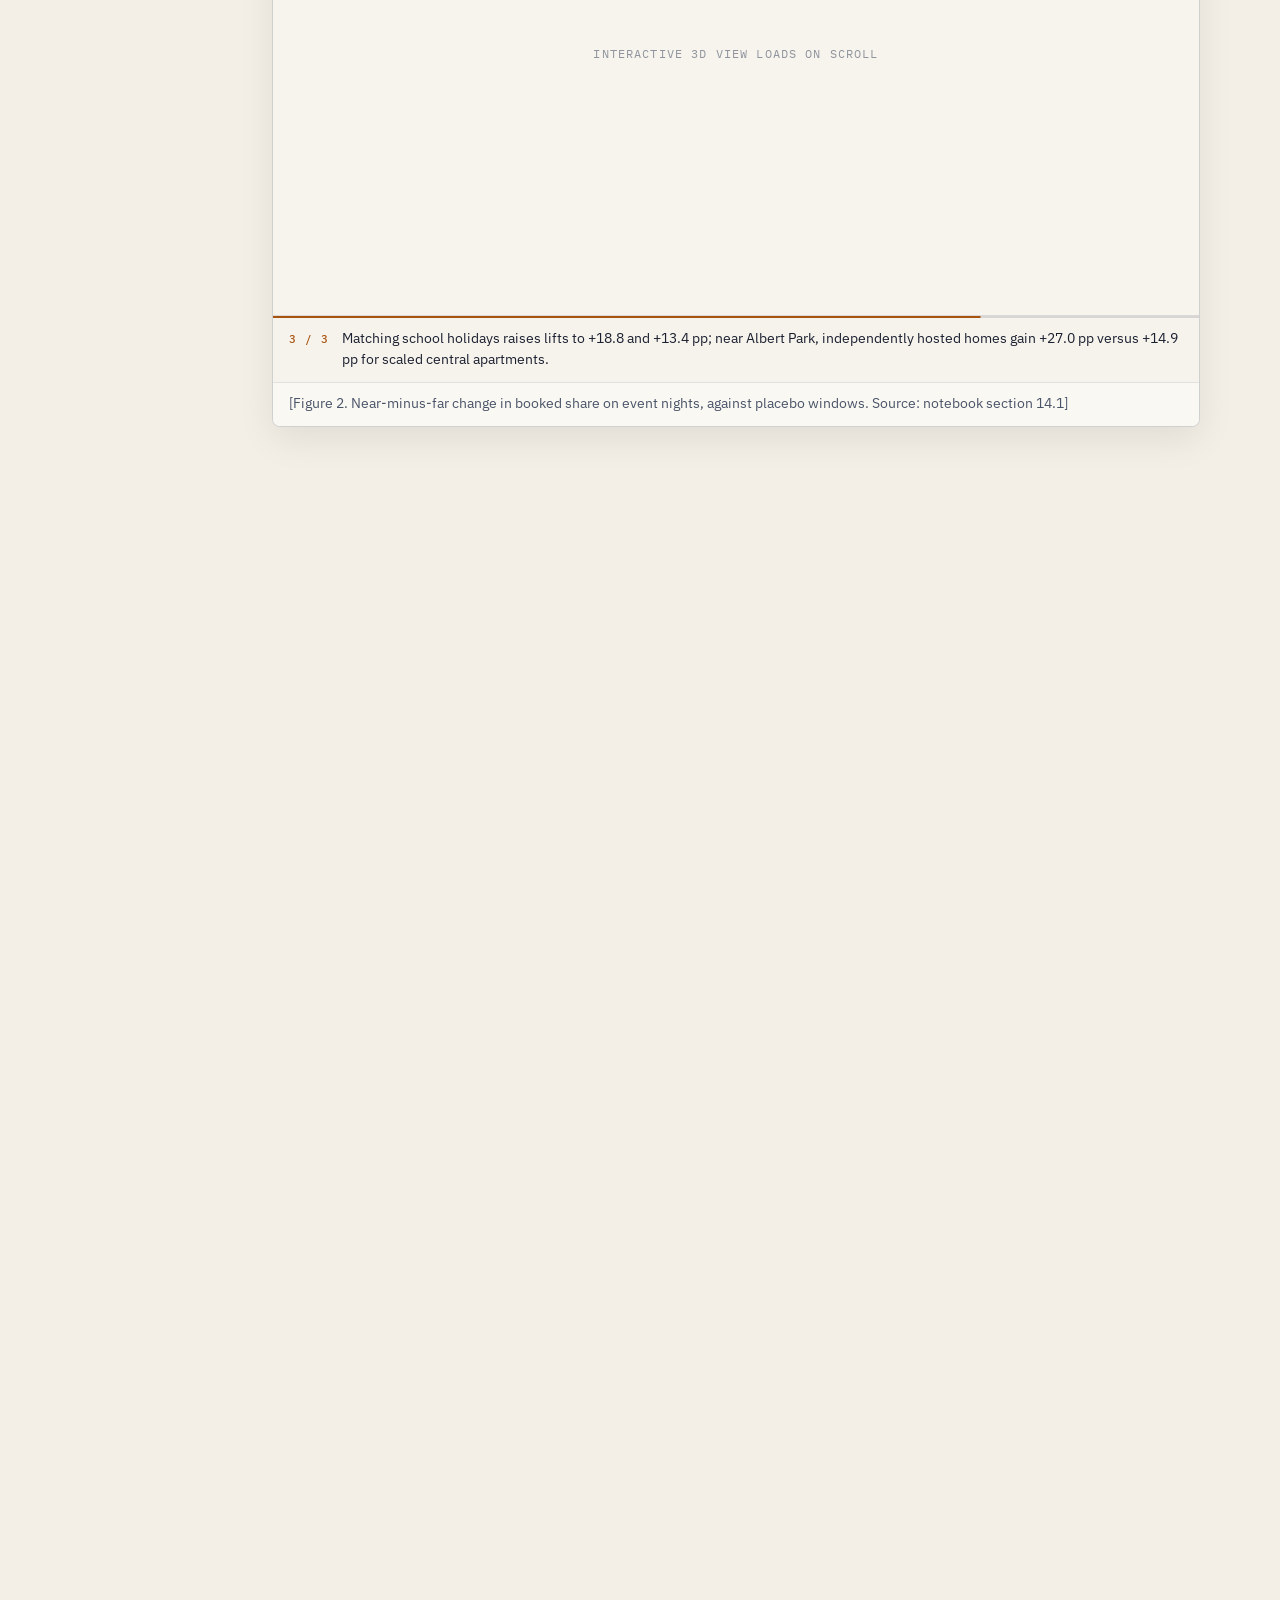
<file: melbourne-report/index.html>
<!doctype html>
<html lang="en">
  <head>
    <meta charset="utf-8" />
    <meta name="viewport" content="width=device-width, initial-scale=1" />
    <meta name="theme-color" content="#f3efe6" />
    <link rel="icon" href="data:," />
    <title>ACC2125 Group 09 Report</title>
    <script>
      // Apply saved theme and animations mode before first paint (matches modes.js)
      (function () {
        var h = document.documentElement;
        var q = new URLSearchParams(location.search);
        var get = function (k) {
          try {
            return localStorage.getItem(k);
          } catch (e) {
            return null;
          }
        };
        var th = q.get('theme') || get('melb.report.theme');
        h.dataset.theme = th === 'dark' ? 'dark' : 'light';

        var qa = q.get('animations');
        var sa = get('melb.report.animations');
        var anim;
        if (qa === 'on' || qa === 'off') {
          anim = qa;
        } else if (sa === 'on' || sa === 'off') {
          anim = sa;
        } else {
          var reduced = typeof matchMedia === 'function' && matchMedia('(prefers-reduced-motion: reduce)').matches;
          anim = reduced ? 'off' : 'on';
        }
        h.dataset.animations = anim;
      })();
    </script>
    <script type="module" crossorigin src="/melbourne-report/assets/index-B7O6kBAa.js"></script>
    <link rel="stylesheet" crossorigin href="/melbourne-report/assets/index-CtxKfhwc.css">
  </head>
  <body>
    <!-- Narrow-screen notice over a plain readable text view (desktop is the primary target) -->
    <div id="narrow-banner" role="region" aria-label="Viewport notice" data-non-report>
      <p><strong>Best viewed on a desktop screen.</strong> Showing the full readable report without interactive 3D figures.</p>
      <button type="button" class="narrow-dismiss" aria-label="Dismiss notice">Dismiss</button>
    </div>

    <main id="app"></main>

    <!-- Floating citation hover preview card (Wikipedia-style) -->
    <div id="cite-popup" class="cite-popup" role="tooltip" hidden data-non-report>
      <p class="cite-popup-kicker">Reference</p>
      <p class="cite-popup-body" id="cite-popup-body"></p>
      <a class="cite-popup-jump" id="cite-popup-jump" href="#references">Jump to References ↓</a>
    </div>

    <!-- Native modal lightbox for original report figures -->
    <dialog id="lightbox" class="lightbox" closedby="any" aria-labelledby="lightbox-title" data-non-report>
      <div class="lightbox-shell">
        <header class="lightbox-head">
          <span id="lightbox-title" class="lightbox-label">Original report figure</span>
          <button type="button" class="lightbox-close" aria-label="Close figure" autofocus>Close · Esc</button>
        </header>
        <div class="lightbox-media" id="lightbox-media"></div>
        <p class="lightbox-caption" id="lightbox-caption"></p>
      </div>
    </dialog>

  </body>
</html>
</file>
<file: melbourne-report/assets/index-CtxKfhwc.css>
@font-face{font-family:Fraunces Variable;font-style:normal;font-display:swap;font-weight:100 900;src:url(/melbourne-report/assets/fraunces-vietnamese-opsz-normal-Czevyj-6.woff2)format("woff2-variations");unicode-range:U+102-103,U+110-111,U+128-129,U+168-169,U+1A0-1A1,U+1AF-1B0,U+300-301,U+303-304,U+308-309,U+323,U+329,U+1EA0-1EF9,U+20AB}@font-face{font-family:Fraunces Variable;font-style:normal;font-display:swap;font-weight:100 900;src:url(/melbourne-report/assets/fraunces-latin-ext-opsz-normal-CJcjJNj7.woff2)format("woff2-variations");unicode-range:U+100-2BA,U+2BD-2C5,U+2C7-2CC,U+2CE-2D7,U+2DD-2FF,U+304,U+308,U+329,U+1D00-1DBF,U+1E00-1E9F,U+1EF2-1EFF,U+2020,U+20A0-20AB,U+20AD-20C0,U+2113,U+2C60-2C7F,U+A720-A7FF}@font-face{font-family:Fraunces Variable;font-style:normal;font-display:swap;font-weight:100 900;src:url(/melbourne-report/assets/fraunces-latin-opsz-normal-DihXLNYH.woff2)format("woff2-variations");unicode-range:U+??,U+131,U+152-153,U+2BB-2BC,U+2C6,U+2DA,U+2DC,U+304,U+308,U+329,U+2000-206F,U+20AC,U+2122,U+2191,U+2193,U+2212,U+2215,U+FEFF,U+FFFD}@font-face{font-family:IBM Plex Sans;font-style:normal;font-display:swap;font-weight:400;src:url(/melbourne-report/assets/ibm-plex-sans-latin-400-normal-CDDApCn2.woff2)format("woff2"),url(/melbourne-report/assets/ibm-plex-sans-latin-400-normal-CYLoc0-x.woff)format("woff")}@font-face{font-family:IBM Plex Sans;font-style:normal;font-display:swap;font-weight:500;src:url(/melbourne-report/assets/ibm-plex-sans-latin-500-normal-6ng42L7E.woff2)format("woff2"),url(/melbourne-report/assets/ibm-plex-sans-latin-500-normal-BgVn5rGT.woff)format("woff")}@font-face{font-family:IBM Plex Sans;font-style:normal;font-display:swap;font-weight:600;src:url(/melbourne-report/assets/ibm-plex-sans-latin-600-normal-CuJfVYMP.woff2)format("woff2"),url(/melbourne-report/assets/ibm-plex-sans-latin-600-normal-Cu4Hd6ag.woff)format("woff")}@font-face{font-family:IBM Plex Mono;font-style:normal;font-display:swap;font-weight:400;src:url(/melbourne-report/assets/ibm-plex-mono-latin-400-normal-DMJ8VG8y.woff2)format("woff2"),url(/melbourne-report/assets/ibm-plex-mono-latin-400-normal-CvHOgSBP.woff)format("woff")}@font-face{font-family:IBM Plex Mono;font-style:normal;font-display:swap;font-weight:500;src:url(/melbourne-report/assets/ibm-plex-mono-latin-500-normal-DSY6xOcd.woff2)format("woff2"),url(/melbourne-report/assets/ibm-plex-mono-latin-500-normal-CB9ihrfo.woff)format("woff")}@property --bg{syntax:"<color>";inherits:true;initial-value:#f3efe6}@property --surface{syntax:"<color>";inherits:true;initial-value:#faf8f2}@property --stage-bg{syntax:"<color>";inherits:true;initial-value:#f7f4ed}@property --ink{syntax:"<color>";inherits:true;initial-value:#1b2030}@property --ink-dim{syntax:"<color>";inherits:true;initial-value:#4a5469}@property --amber{syntax:"<color>";inherits:true;initial-value:#a8530f}@property --amber-hot{syntax:"<color>";inherits:true;initial-value:#8a420a}@property --slate{syntax:"<color>";inherits:true;initial-value:#4f6385}@property --red{syntax:"<color>";inherits:true;initial-value:#b83626}@property --teal{syntax:"<color>";inherits:true;initial-value:#157068}@property --violet{syntax:"<color>";inherits:true;initial-value:#6b4fd1}@property --slate2{syntax:"<color>";inherits:true;initial-value:#526789}@property --bg-rgb{syntax:"<number>+";inherits:true;initial-value:243 239 230}@property --ink-rgb{syntax:"<number>+";inherits:true;initial-value:27 32 48}@property --dim-rgb{syntax:"<number>+";inherits:true;initial-value:74 84 105}@property --amber-rgb{syntax:"<number>+";inherits:true;initial-value:168 83 15}@property --panel1-rgb{syntax:"<number>+";inherits:true;initial-value:250 248 242}@property --panel2-rgb{syntax:"<number>+";inherits:true;initial-value:244 240 231}:root{--bg:#f3efe6;--surface:#faf8f2;--stage-bg:#f7f4ed;--ink:#1b2030;--ink-dim:#4a5469;--amber:#a8530f;--amber-hot:#8a420a;--slate:#4f6385;--red:#b83626;--teal:#157068;--violet:#6b4fd1;--slate2:#526789;--bg-rgb:243 239 230;--ink-rgb:27 32 48;--dim-rgb:74 84 105;--amber-rgb:168 83 15;--panel1-rgb:250 248 242;--panel2-rgb:244 240 231;--font-display:"Fraunces Variable", "Iowan Old Style", Georgia, serif;--font-body:"IBM Plex Sans", system-ui, sans-serif;--font-mono:"IBM Plex Mono", ui-monospace, "SF Mono", Menlo, monospace;--measure:720px;--fig-wide:1040px;transition:--bg .35s,--surface .35s,--stage-bg .35s,--ink .35s,--ink-dim .35s,--amber .35s,--amber-hot .35s,--slate .35s,--red .35s,--teal .35s,--violet .35s,--slate2 .35s,--bg-rgb .35s,--ink-rgb .35s,--dim-rgb .35s,--amber-rgb .35s,--panel1-rgb .35s,--panel2-rgb .35s}html[data-theme=dark]{--bg:#060a14;--surface:#0c1222;--stage-bg:#060a14;--ink:#e9e4d8;--ink-dim:#9aa3b5;--amber:#ffb35c;--amber-hot:#ffd9a0;--slate:#5d7290;--red:#ff6b5b;--teal:#4fc1b8;--violet:#a98bff;--slate2:#8aa0c0;--bg-rgb:6 10 20;--ink-rgb:233 228 216;--dim-rgb:154 163 181;--amber-rgb:255 179 92;--panel1-rgb:12 18 34;--panel2-rgb:9 14 27}*,:before,:after{box-sizing:border-box}html{background:var(--bg);color:var(--ink);-webkit-text-size-adjust:100%}html.is-locked,html.is-locked body{overflow:hidden}html.lenis,html.lenis body{height:auto}.lenis.lenis-smooth{scroll-behavior:auto!important}body{background:var(--bg);min-height:100vh;color:var(--ink);font-family:var(--font-body);-webkit-font-smoothing:antialiased;margin:0;font-size:18px;font-weight:400;line-height:1.65;overflow-x:clip}#trail{z-index:60;pointer-events:none;width:100%;height:100%;position:fixed;inset:0}#narrow-banner{display:none}.anim-ctl{z-index:41;background:rgb(var(--panel1-rgb) / .9);border:1px solid rgb(var(--dim-rgb) / .24);-webkit-backdrop-filter:blur(8px);backdrop-filter:blur(8px);font-family:var(--font-mono);letter-spacing:.05em;border-radius:999px;align-items:center;gap:.45em;padding:4px 6px;font-size:11.5px;line-height:1.2;display:inline-flex;position:fixed;top:16px;left:20px}.anim-sep{color:var(--ink-dim);opacity:.4;-webkit-user-select:none;user-select:none}.anim-seg{all:unset;cursor:pointer;font:inherit;letter-spacing:inherit;color:var(--ink-dim);white-space:nowrap;border-radius:999px;padding:3px 9px;transition:color .18s,background .18s}.anim-seg:hover,.anim-seg:focus-visible{color:var(--ink)}.anim-seg[aria-pressed=true]{color:var(--surface);background:var(--amber);font-weight:500}html[data-theme=dark] .anim-seg[aria-pressed=true]{color:#090e1b;background:var(--amber)}.anim-seg:focus-visible{outline:1.5px solid var(--amber);outline-offset:2px}.mode-ctl{z-index:40;background:rgb(var(--panel1-rgb) / .88);border:1px solid rgb(var(--dim-rgb) / .22);-webkit-backdrop-filter:blur(8px);backdrop-filter:blur(8px);font-family:var(--font-mono);letter-spacing:.08em;border-radius:999px;align-items:baseline;gap:.65em;padding:6px 13px;font-size:12px;line-height:1.2;display:flex;position:fixed;top:16px;right:22px}.mode-sep{color:var(--ink-dim);opacity:.5;-webkit-user-select:none;user-select:none}.mode-link{all:unset;cursor:pointer;font:inherit;letter-spacing:inherit;color:var(--ink-dim);text-underline-offset:3px;text-decoration:underline;text-decoration-thickness:1px;transition:color .2s}.mode-link:hover,.mode-link:focus-visible{color:var(--amber)}.mode-link:focus-visible{outline:1px solid var(--amber);outline-offset:3px;border-radius:2px}.wiki-shell{grid-template-columns:228px minmax(0,1fr) 36px;gap:0 24px;max-width:1920px;margin:0 auto;padding:0 20px 120px;display:grid}@media (width>=1620px){.wiki-shell{grid-template-columns:236px minmax(0,1fr) 236px}}.wiki-shell.toc-collapsed{grid-template-columns:0 minmax(0,1fr) 0;gap:0}.wiki-shell.toc-collapsed .toc-aside{visibility:hidden;pointer-events:none;width:0;padding:0;overflow:hidden}.wiki-main{min-width:0}.toc-aside{border-right:1px solid rgb(var(--dim-rgb) / .18);align-self:start;max-height:calc(100vh - 82px);padding:14px 14px 20px 8px;position:sticky;top:62px;overflow-y:auto}.toc-head{border-bottom:1px solid rgb(var(--dim-rgb) / .18);justify-content:space-between;align-items:baseline;margin-bottom:10px;padding-bottom:10px;display:flex}.toc-heading{font-family:var(--font-mono);letter-spacing:.14em;text-transform:uppercase;color:var(--ink);font-size:11px;font-weight:500}.toc-toggle{all:unset;cursor:pointer;font-family:var(--font-mono);letter-spacing:.06em;color:var(--ink-dim);text-underline-offset:2px;font-size:11px;text-decoration:underline}.toc-toggle:hover,.toc-toggle:focus-visible{color:var(--amber)}.toc-reopen{z-index:40;border:1px solid rgb(var(--dim-rgb) / .25);background:rgb(var(--panel1-rgb) / .9);-webkit-backdrop-filter:blur(8px);backdrop-filter:blur(8px);color:var(--ink);font-family:var(--font-mono);letter-spacing:.08em;cursor:pointer;border-radius:999px;padding:6px 12px;font-size:12px;position:fixed;top:58px;left:20px}.toc-reopen:hover,.toc-reopen:focus-visible{border-color:var(--amber);color:var(--amber)}.toc-list{gap:2px;margin:0;padding:0;list-style:none;display:grid}.toc-part{font-family:var(--font-mono);letter-spacing:.14em;text-transform:uppercase;color:var(--ink-dim);margin-top:12px;margin-bottom:3px;padding-left:10px;font-size:10.5px;font-weight:500}.toc-item.is-sub .toc-link{padding-left:20px;font-size:12.5px}.toc-link{color:var(--ink-dim);border-left:2px solid #0000;border-radius:0 3px 3px 0;padding:5px 8px 5px 10px;font-size:13px;line-height:1.35;text-decoration:none;display:block}.toc-link:hover,.toc-link:focus-visible{color:var(--ink);background:rgb(var(--amber-rgb) / .07)}.toc-link.is-current{color:var(--amber);border-left-color:var(--amber);background:rgb(var(--amber-rgb) / .09);font-weight:500}.hero-block{padding:54px 0 36px}.hero-header-copy{max-width:var(--measure);margin:0 auto 28px}.hero-meta{font-family:var(--font-mono);letter-spacing:.12em;text-transform:uppercase;color:var(--amber);flex-wrap:wrap;align-items:center;gap:.55em;margin:0 0 .7rem;font-size:13px;font-weight:500;display:flex}.meta-sep{opacity:.5}.hero-course{font-family:var(--font-display);font-optical-sizing:auto;letter-spacing:-.025em;color:var(--ink);text-wrap:balance;margin:0 0 1.35rem;font-size:clamp(2.1rem,3.1vw,2.95rem);font-weight:380;line-height:1.1}.hero-counters{border-top:1px solid rgb(var(--dim-rgb) / .22);flex-wrap:wrap;gap:28px 40px;margin:0;padding-top:16px;display:flex}.hero-counter{flex-direction:column-reverse;gap:2px;display:flex}.hero-counter dd{font-family:var(--font-mono);font-variant-numeric:tabular-nums;letter-spacing:-.03em;color:var(--amber-hot);margin:0;font-size:1.45rem;font-weight:500}.hero-counter dt{font-family:var(--font-mono);letter-spacing:.1em;text-transform:uppercase;color:var(--ink-dim);font-size:11px}.hero-figure{max-width:var(--fig-wide);margin:0 auto}.hero-viewport{aspect-ratio:16/9;border:1px solid rgb(var(--dim-rgb) / .22);border-radius:8px;max-height:min(560px,60vh)}.article-col{padding-top:12px}.report-sec>:not(.scrolly-fig-wrap):not(.static-fig-card){max-width:var(--measure);margin-left:auto;margin-right:auto}.report-sec{scroll-margin-top:36px}.report-sec+.report-sec{margin-top:3.2rem}.part-heading{border-top:1px solid rgb(var(--dim-rgb) / .22);border-bottom:1px solid rgb(var(--amber-rgb) / .32);font-family:var(--font-display);font-optical-sizing:auto;letter-spacing:-.02em;color:var(--ink);margin-top:0;margin-bottom:1.25rem;padding-top:1.8rem;padding-bottom:.55rem;font-size:clamp(1.65rem,2.2vw,2.05rem);font-weight:420;line-height:1.18}.sec-a1-selection .part-heading{border-top:none;padding-top:0}.section-heading{font-family:var(--font-display);font-optical-sizing:auto;letter-spacing:-.015em;color:var(--ink);margin-top:0;margin-bottom:.9rem;font-size:clamp(1.35rem,1.75vw,1.6rem);font-weight:400;line-height:1.24}.subheading{font-family:var(--font-mono);letter-spacing:.08em;text-transform:uppercase;color:var(--amber);margin-top:1.85rem;margin-bottom:.6rem;font-size:13px;font-weight:500}.part-heading+.subheading,.section-heading+.subheading{margin-top:1.15rem}.prose{color:var(--ink);text-wrap:pretty;margin-top:0;margin-bottom:1.15rem;font-size:18px;line-height:1.65}.cite-link{color:inherit;-webkit-text-decoration:underline dotted;text-decoration:underline dotted;-webkit-text-decoration-color:rgb(var(--amber-rgb) / .72);text-decoration-color:rgb(var(--amber-rgb) / .72);text-underline-offset:3px;border-radius:2px;text-decoration-thickness:1.25px;transition:background .15s,color .15s}.cite-link:hover,.cite-link:focus-visible{color:var(--amber);background:rgb(var(--amber-rgb) / .1);outline:none;text-decoration-style:solid}.cite-popup{z-index:80;background:var(--surface);border:1px solid rgb(var(--dim-rgb) / .3);width:min(440px,100vw - 24px);color:var(--ink);border-radius:6px;padding:14px 16px;font-size:13.5px;line-height:1.52;position:fixed;box-shadow:0 14px 40px #0000002e}html[data-theme=dark] .cite-popup{box-shadow:0 16px 48px #0000008c}.cite-popup[hidden]{display:none}.cite-popup-kicker{font-family:var(--font-mono);letter-spacing:.14em;text-transform:uppercase;color:var(--amber);margin:0 0 6px;font-size:10.5px;font-weight:500}.cite-popup-body{overflow-wrap:anywhere;margin:0 0 10px}.cite-popup-body a{color:var(--amber);text-underline-offset:2px;text-decoration:underline}.cite-popup-jump{font-family:var(--font-mono);letter-spacing:.06em;color:var(--amber);font-size:11.5px;text-decoration:none;display:inline-block}.cite-popup-jump:hover{text-decoration:underline}.table-wrap{border:1px solid rgb(var(--dim-rgb) / .22);background:var(--surface);border-radius:6px;margin-top:1.5rem;margin-bottom:1.65rem;overflow-x:auto}.data-table{border-collapse:collapse;width:100%;color:var(--ink);font-size:14.5px;line-height:1.5}.data-table th,.data-table td{text-align:left;vertical-align:top;border-bottom:1px solid rgb(var(--dim-rgb) / .15);padding:10px 13px}.data-table thead th{font-family:var(--font-mono);letter-spacing:.06em;text-transform:uppercase;color:var(--amber);background:rgb(var(--amber-rgb) / .07);border-bottom:1px solid rgb(var(--amber-rgb) / .28);font-size:11.5px;font-weight:500}.data-table tbody tr:last-child td{border-bottom:none}.data-table tbody tr:hover td{background:rgb(var(--amber-rgb) / .045)}.data-table th.is-num{text-align:right;font-family:var(--font-mono);white-space:normal;font-size:11px}.data-table td.is-num{text-align:right;font-family:var(--font-mono);font-variant-numeric:tabular-nums;white-space:nowrap;font-size:13.5px}.scrolly-fig-wrap{height:var(--fig-scroll-h,220vh);max-width:var(--fig-wide);margin:2.2rem auto 2.4rem;position:relative}.scrolly-fig-sticky{position:sticky;top:clamp(36px,5.5vh,64px)}.scrolly-fig-card{background:var(--surface);border:1px solid rgb(var(--dim-rgb) / .24);border-radius:8px;margin:0;overflow:hidden;box-shadow:0 12px 36px #00000014}html[data-theme=dark] .scrolly-fig-card{box-shadow:0 18px 52px #0000006b}.fig-frame-head{border-bottom:1px solid rgb(var(--dim-rgb) / .16);background:rgb(var(--panel2-rgb) / .65);justify-content:space-between;align-items:center;gap:14px;padding:10px 16px;display:flex}.fig-frame-title{font-family:var(--font-mono);letter-spacing:.05em;color:var(--ink-dim);font-size:12px}.fig-frame-title strong{color:var(--amber);letter-spacing:.08em;text-transform:uppercase;font-weight:500}.fig-frame-actions{flex-shrink:0;align-items:center;gap:12px;display:flex}.fig-steps{align-items:center;gap:5px;display:flex}.fig-pip{background:rgb(var(--dim-rgb) / .35);border-radius:50%;width:6px;height:6px;transition:background .2s,transform .2s;display:block}.fig-pip.is-active{background:var(--amber);transform:scale(1.25)}.fig-orig-btn{border:1px solid rgb(var(--amber-rgb) / .48);background:rgb(var(--amber-rgb) / .08);color:var(--amber);font-family:var(--font-mono);letter-spacing:.08em;text-transform:uppercase;cursor:pointer;border-radius:4px;padding:4px 10px;font-size:11px;font-weight:500;transition:background .18s,border-color .18s}.fig-orig-btn:hover,.fig-orig-btn:focus-visible{background:rgb(var(--amber-rgb) / .18);border-color:var(--amber);outline:none}.fig-viewport{aspect-ratio:16/9;background:var(--stage-bg);width:100%;max-height:calc(100vh - 235px);position:relative;overflow:hidden}.stage-canvas{width:100%;height:100%;display:block;position:absolute;inset:0}.fig-placeholder{font-family:var(--font-mono);letter-spacing:.1em;text-transform:uppercase;color:rgb(var(--dim-rgb) / .6);pointer-events:none;justify-content:center;align-items:center;font-size:11.5px;display:flex;position:absolute;inset:0}.fig-viewport.is-live .fig-placeholder{display:none}.fig-overlays{z-index:4;pointer-events:none;position:absolute;inset:0;overflow:hidden}.ck-overlay{z-index:3;pointer-events:none;position:absolute;inset:0;overflow:hidden}.ck-step{position:absolute;inset:0;overflow:hidden}.ck-svg{width:100%;height:100%;position:absolute;inset:0;overflow:hidden}.ck-line{vector-effect:non-scaling-stroke;shape-rendering:crispedges}.ck-line-baseline,.ck-line-axis{stroke:rgb(var(--ink-rgb) / .42);stroke-width:1.5px}.ck-line-gridline{stroke:rgb(var(--dim-rgb) / .22);stroke-width:1px}html[data-theme=dark] .ck-line-baseline,html[data-theme=dark] .ck-line-axis{stroke:rgb(var(--ink-rgb) / .36)}html[data-theme=dark] .ck-line-gridline{stroke:rgb(var(--dim-rgb) / .24)}.ck-line-tick{stroke:rgb(var(--ink-rgb) / .45);stroke-width:1.25px}.ck-line-refline{stroke:var(--amber);stroke-width:2px;stroke-opacity:.88}.ck-line-refline.is-red{stroke:var(--red)}.ck-line-refline.is-teal{stroke:var(--teal)}.ck-line-refline.is-slate{stroke:var(--slate2)}.ck-line.is-dashed{stroke-dasharray:6 4}.ck-line-leader{stroke:rgb(var(--dim-rgb) / .55);stroke-width:1.25px}.ck-line-leader.is-amber{stroke:var(--amber)}.ck-line-leader.is-red{stroke:var(--red)}.ck-text{font-family:var(--font-body);font-variant-numeric:tabular-nums;white-space:nowrap;color:var(--ink);pointer-events:none;font-size:18px;line-height:1.18;position:absolute;top:0;left:0}.ck-text.is-align-left{text-align:left;translate:0 -50%}.ck-text.is-align-center{text-align:center;translate:-50% -50%}.ck-text.is-align-right{text-align:right;translate:-100% -50%}.ck-text.is-valign-top.is-align-left{translate:0}.ck-text.is-valign-top.is-align-center{translate:-50%}.ck-text.is-valign-top.is-align-right{translate:-100%}.ck-text.is-valign-bottom.is-align-left{translate:0 -100%}.ck-text.is-valign-bottom.is-align-center{translate:-50% -100%}.ck-text.is-valign-bottom.is-align-right{translate:-100% -100%}.ck-tick{color:var(--ink-dim);font-weight:400}.ck-axis-title{color:var(--ink-dim);font-weight:500}.ck-category{color:var(--ink);font-weight:500}.ck-panel-title,.ck-value{color:var(--ink);font-weight:600}.ck-note{color:var(--ink-dim);font-weight:400}.ck-text.is-amber{color:var(--amber-hot);font-weight:600}.ck-text.is-slate{color:var(--slate2)}.ck-text.is-red{color:var(--red);font-weight:600}.ck-text.is-teal{color:var(--teal);font-weight:600}.ck-text.is-violet{color:var(--violet);font-weight:600}.ck-text.is-dim{color:var(--ink-dim)}.ck-legend{background:rgb(var(--panel1-rgb) / .82);border:1px solid rgb(var(--dim-rgb) / .2);font-family:var(--font-body);color:var(--ink);white-space:nowrap;pointer-events:none;border-radius:5px;align-items:center;gap:18px;padding:4px 10px;font-size:18px;line-height:1.2;display:inline-flex;position:absolute;top:0;left:0}.ck-legend.is-align-left.is-valign-middle{translate:0 -50%}.ck-legend.is-align-center.is-valign-middle{translate:-50% -50%}.ck-legend.is-align-right.is-valign-middle{translate:-100% -50%}.ck-legend.is-align-left.is-valign-top{translate:0}.ck-legend.is-align-center.is-valign-top{translate:-50%}.ck-legend.is-align-right.is-valign-top{translate:-100%}.ck-legend-item{align-items:center;gap:7px;display:inline-flex}.ck-legend-label{color:var(--ink);font-size:18px;font-weight:500}.ck-swatch{border-radius:2px;flex-shrink:0;width:12px;height:12px;display:inline-block}.ck-swatch.is-amber{background:var(--amber)}.ck-swatch.is-slate{background:var(--slate2)}.ck-swatch.is-red{background:var(--red)}.ck-swatch.is-teal{background:var(--teal)}.ck-swatch.is-violet{background:var(--violet)}.flag-layer{pointer-events:none;width:100%;height:100%;position:absolute;inset:0;overflow:hidden}.fig-frame-foot{border-top:1px solid rgb(var(--dim-rgb) / .16);background:rgb(var(--panel2-rgb) / .55)}.fig-progress-track{background:rgb(var(--dim-rgb) / .18);height:2px;overflow:hidden}.fig-progress-fill{background:var(--amber);transform-origin:0;width:100%;height:100%;transform:scaleX(0)}.fig-foot-row{grid-template-columns:auto 1fr;align-items:baseline;gap:12px;padding:10px 16px 12px;display:grid}.fig-step-tag{font-family:var(--font-mono);letter-spacing:.1em;text-transform:uppercase;color:var(--amber);white-space:nowrap;font-size:11px;font-weight:500}.fig-step-caption{color:var(--ink);margin:0;font-size:14px;line-height:1.5}.report-verbatim-caption{border-top:1px solid rgb(var(--dim-rgb) / .14);color:var(--ink-dim);background:var(--surface);padding:10px 16px 12px;font-size:13.5px;line-height:1.52}.sc-pin,.pa-pin,.b1-pin,.b2-pin,.b3-pin,.c1-pin,.c2-pin{pointer-events:none;font-family:var(--font-body);font-variant-numeric:tabular-nums;font-size:20px;position:absolute;top:0;left:0}.sc-pin-in,.pa-pin-in,.b1-pin-in,.b2-pin-in,.b3-pin-in,.c1-pin-in,.c2-pin-in{background:rgb(var(--panel1-rgb) / .9);border:1px solid rgb(var(--dim-rgb) / .3);white-space:nowrap;line-height:1.2;font-family:var(--font-body);font-variant-numeric:tabular-nums;border-radius:6px;flex-direction:column;align-items:center;gap:2px;padding:5px 11px;font-size:20px;display:inline-flex;transform:translate(-50%,-50%);box-shadow:0 3px 12px #0000001a}html[data-theme=dark] :is(.sc-pin-in,.pa-pin-in,.b1-pin-in,.b2-pin-in,.b3-pin-in,.c1-pin-in,.c2-pin-in,.b1-hud,.b2-hud,.b3-hud){background:rgb(var(--panel1-rgb) / .88);border-color:rgb(var(--dim-rgb) / .34);box-shadow:0 4px 18px #00000080}:is(.sc-pin,.pa-pin,.b1-pin,.b2-pin,.b3-pin,.c1-pin,.c2-pin).is-left>[class$=-pin-in]{text-align:left;align-items:flex-start;transform:translateY(-50%)}:is(.sc-pin,.pa-pin,.b1-pin,.b2-pin,.b3-pin,.c1-pin,.c2-pin).is-right>[class$=-pin-in]{text-align:right;align-items:flex-end;transform:translate(-100%,-50%)}:is(.sc-pin,.pa-pin,.b1-pin,.b2-pin,.b3-pin,.c1-pin,.c2-pin):is(.is-top,.is-above)>[class$=-pin-in]{transform:translate(-50%,-100%)}:is(.sc-pin,.pa-pin,.b1-pin,.b2-pin,.b3-pin,.c1-pin,.c2-pin):is(.is-bottom,.is-below)>[class$=-pin-in]{transform:translate(-50%)}:is(.sc-pin,.pa-pin,.b1-pin,.b2-pin,.b3-pin,.c1-pin,.c2-pin).is-bare>[class$=-pin-in]{background:rgb(var(--panel1-rgb) / .82);box-shadow:none;border-color:#0000;padding:3px 8px}.sc-pin-title,.pa-pin-title,.b1-pin-title,.b2-pin-title,.b3-pin-title,.c1-pin-title,.c2-pin-title{font-family:var(--font-body);letter-spacing:-.005em;text-transform:none;color:var(--ink);font-variant-numeric:tabular-nums;font-size:20px;font-weight:600;line-height:1.2}.sc-pin-detail,.pa-pin-detail,.b1-pin-sub,.b2-pin-sub,.b3-pin-sub,.c1-pin-detail,.c2-pin-detail{font-family:var(--font-body);letter-spacing:0;text-transform:none;color:var(--ink-dim);font-variant-numeric:tabular-nums;font-size:20px;font-weight:400;line-height:1.2}.b1-hud,.b2-hud,.b3-hud{pointer-events:none;background:rgb(var(--panel1-rgb) / .9);border:1px solid rgb(var(--dim-rgb) / .3);font-family:var(--font-body);font-variant-numeric:tabular-nums;white-space:nowrap;border-radius:6px;flex-direction:column;gap:2px;padding:6px 12px;font-size:20px;line-height:1.2;display:inline-flex;position:absolute;box-shadow:0 3px 12px #0000001a}:is(.b1-hud,.b2-hud,.b3-hud).pos-tl{align-items:flex-start;top:14px;left:16px}:is(.b1-hud,.b2-hud,.b3-hud).pos-tr{text-align:right;align-items:flex-end;top:14px;right:16px}:is(.b1-hud,.b2-hud,.b3-hud).pos-bl{align-items:flex-start;bottom:14px;left:16px}:is(.b1-hud,.b2-hud,.b3-hud).pos-br{text-align:right;align-items:flex-end;bottom:14px;right:16px}:is(.b1-hud,.b2-hud,.b3-hud).pos-bc{text-align:center;align-items:center;bottom:14px;left:50%;transform:translate(-50%)}:is(.sc-pin,.pa-pin,.b1-pin,.b2-pin,.b3-pin,.c1-pin,.c2-pin).is-amber>[class$=-pin-in],:is(.b1-hud,.b2-hud,.b3-hud).is-amber{border-color:rgb(var(--amber-rgb) / .52)}:is(.sc-pin,.pa-pin,.b1-pin,.b2-pin,.b3-pin,.c1-pin,.c2-pin,.b1-hud,.b2-hud,.b3-hud).is-amber [class$=-pin-title]{color:var(--amber-hot)}:is(.sc-pin,.pa-pin,.b1-pin,.b2-pin,.b3-pin,.c1-pin,.c2-pin).is-teal>[class$=-pin-in],:is(.b1-hud,.b2-hud,.b3-hud).is-teal{border-color:color-mix(in srgb, var(--teal) 52%, transparent)}:is(.sc-pin,.pa-pin,.b1-pin,.b2-pin,.b3-pin,.c1-pin,.c2-pin,.b1-hud,.b2-hud,.b3-hud).is-teal [class$=-pin-title]{color:var(--teal)}:is(.sc-pin,.pa-pin,.b1-pin,.b2-pin,.b3-pin,.c1-pin,.c2-pin).is-red>[class$=-pin-in],:is(.b1-hud,.b2-hud,.b3-hud).is-red{border-color:color-mix(in srgb, var(--red) 52%, transparent)}:is(.sc-pin,.pa-pin,.b1-pin,.b2-pin,.b3-pin,.c1-pin,.c2-pin,.b1-hud,.b2-hud,.b3-hud).is-red [class$=-pin-title]{color:var(--red)}:is(.sc-pin,.pa-pin,.b1-pin,.b2-pin,.b3-pin,.c1-pin,.c2-pin).is-violet>[class$=-pin-in],:is(.b1-hud,.b2-hud,.b3-hud).is-violet{border-color:color-mix(in srgb, var(--violet) 52%, transparent)}:is(.sc-pin,.pa-pin,.b1-pin,.b2-pin,.b3-pin,.c1-pin,.c2-pin,.b1-hud,.b2-hud,.b3-hud).is-violet [class$=-pin-title]{color:var(--violet)}:is(.sc-pin,.pa-pin,.b1-pin,.b2-pin,.b3-pin,.c1-pin,.c2-pin,.b1-hud,.b2-hud,.b3-hud).is-slate [class$=-pin-title]{color:var(--slate2)}:is(.sc-pin,.pa-pin,.b1-pin,.b2-pin,.b3-pin,.c1-pin,.c2-pin,.b1-hud,.b2-hud,.b3-hud).is-dim [class$=-pin-title]{color:var(--ink-dim)}.flag{color:var(--amber-hot)}.flag.cl-teal{color:var(--teal)}.flag.cl-slate{color:var(--slate2)}.flag.cl-red{color:var(--red)}.flag.cl-violet{color:var(--violet)}.flag-line{stroke:currentColor;stroke-opacity:.6;stroke-width:1.25px}.flag-dot{fill:currentColor;stroke:var(--stage-bg);stroke-width:1px}dialog.lightbox{border:1px solid rgb(var(--dim-rgb) / .35);background:var(--surface);max-width:min(1160px,92vw);max-height:90vh;color:var(--ink);border-radius:8px;padding:0;box-shadow:0 32px 96px #00000073}dialog.lightbox:modal{overscroll-behavior:contain}dialog.lightbox::backdrop{-webkit-backdrop-filter:blur(5px);backdrop-filter:blur(5px);overscroll-behavior:contain;background:#1b20308a;overflow:hidden}html[data-theme=dark] dialog.lightbox::backdrop{background:#04070ec7}.lightbox-shell{flex-direction:column;max-height:90vh;display:flex}.lightbox-head{border-bottom:1px solid rgb(var(--dim-rgb) / .2);justify-content:space-between;align-items:center;padding:14px 20px;display:flex}.lightbox-label{font-family:var(--font-mono);letter-spacing:.14em;text-transform:uppercase;color:var(--amber);font-size:12px}.lightbox-close{border:1px solid rgb(var(--dim-rgb) / .35);color:var(--ink);font-family:var(--font-mono);letter-spacing:.08em;cursor:pointer;background:0 0;border-radius:4px;padding:6px 12px;font-size:12px}.lightbox-close:hover,.lightbox-close:focus-visible{border-color:var(--amber);color:var(--amber);outline:none}.lightbox-media{justify-items:center;gap:18px;padding:20px;display:grid;overflow:auto}.lb-panel{background:#fff;border-radius:4px;width:100%;margin:0;padding:12px}.lb-panel img{object-fit:contain;width:100%;height:auto;max-height:66vh;display:block}.lightbox-media:has(.lb-panel:nth-child(2)){gap:12px;padding:14px 20px}.lightbox-media:has(.lb-panel:nth-child(2)) .lb-panel{padding:8px 12px}.lightbox-media:has(.lb-panel:nth-child(2)) .lb-panel img{max-height:31vh}.lb-panel-label{font-family:var(--font-mono);letter-spacing:.1em;text-transform:uppercase;color:#4a5469;text-align:center;margin-top:8px;font-size:11px}.lightbox-caption{border-top:1px solid rgb(var(--dim-rgb) / .18);color:var(--ink-dim);margin:0;padding:14px 20px 18px;font-size:14px;line-height:1.55}.list-intro{font-family:var(--font-mono);letter-spacing:.06em;text-transform:uppercase;color:var(--amber);margin-top:1.65rem;margin-bottom:.7rem;font-size:13px;font-weight:500}.report-list{gap:.95rem;margin-top:0;margin-bottom:1.5rem;padding:0;list-style:none;display:grid}.report-list li{grid-template-columns:30px 1fr;gap:8px;font-size:17.5px;line-height:1.65;display:grid}.li-num{font-family:var(--font-mono);color:var(--amber);padding-top:3px;font-size:14px;font-weight:500}.li-body{color:var(--ink);text-wrap:pretty}.ref-list{gap:1.15rem;margin-top:0;margin-bottom:0;padding:0;list-style:none;display:grid}.ref-item{border-radius:4px;margin:-6px -8px;padding:6px 8px;scroll-margin-top:80px}.ref-item.is-flash{animation:1.8s ref-highlight}@keyframes ref-highlight{0%{background:rgb(var(--amber-rgb) / .25)}to{background:0 0}}.ref-entry{text-indent:-1.5em;color:var(--ink);overflow-wrap:anywhere;margin:0;padding-left:1.5em;font-size:15px;line-height:1.62}.ref-entry a{color:var(--amber);text-underline-offset:2px;text-decoration:underline;text-decoration-thickness:1px}.ref-entry a:hover{color:var(--amber-hot)}.ref-note{color:var(--ink-dim);margin:.45rem 0 0 1.5em;font-size:14px;line-height:1.58}@media (width<=899px){.toc-aside,.toc-reopen,.wiki-gutter,#trail,.hero-figure,.fig-viewport,.fig-frame-foot{display:none!important}.wiki-shell{padding:0 18px 64px;display:block}.scrolly-fig-wrap{height:auto;margin:1.2rem auto}.scrolly-fig-sticky{position:static}#narrow-banner:not([hidden]){z-index:50;background:var(--surface);border-bottom:1px solid rgb(var(--amber-rgb) / .35);color:var(--ink);justify-content:space-between;align-items:center;gap:12px;padding:10px 16px;font-size:13.5px;line-height:1.4;display:flex;position:sticky;top:0}#narrow-banner p{margin:0}.narrow-dismiss{border:1px solid rgb(var(--dim-rgb) / .4);color:var(--amber);font-family:var(--font-mono);cursor:pointer;background:0 0;border-radius:3px;flex-shrink:0;padding:4px 10px;font-size:11px}}html[data-animations=off],html[data-animations=off] *,html[data-animations=off] :before,html[data-animations=off] :after{transition-duration:.01ms!important;animation-duration:.01ms!important}.hero-static{padding:64px 0 26px}.hero-static .hero-header-copy{border-bottom:1px solid rgb(var(--dim-rgb) / .22);margin-bottom:0;padding-bottom:24px}.static-fig-card{background:var(--surface);border:1px solid rgb(var(--dim-rgb) / .24);border-radius:8px;max-width:1000px;margin:1.85rem auto 2rem;overflow:hidden;box-shadow:0 8px 26px #0000000f}html[data-theme=dark] .static-fig-card{box-shadow:0 14px 40px #0000005c}.static-fig-body{background:var(--surface);padding:18px 20px 12px}.static-fig-panels-2{grid-template-columns:repeat(2,minmax(0,1fr));align-items:stretch;gap:18px;display:grid}.static-fig-panels-stack{grid-template-columns:1fr;gap:18px;display:grid}.static-fig-panel-sep{border-top:1px solid rgb(var(--dim-rgb) / .18);padding-top:16px}.static-fig-panel{min-width:0}.st-svg{width:100%;height:auto;font-family:var(--font-body);font-variant-numeric:tabular-nums;display:block}.st-title{font-family:var(--font-display);fill:var(--ink);font-size:16.5px;font-weight:500}.st-title-sm{font-family:var(--font-display);fill:var(--ink);font-size:15.5px;font-weight:500}.st-subtitle{fill:var(--ink-dim);font-size:14.5px;font-weight:400}.st-axis-label{fill:var(--ink-dim);font-size:14.5px;font-weight:500}.st-tick{fill:var(--ink-dim);font-size:14.5px;font-weight:400}.st-cat,.st-cat-sm{fill:var(--ink);font-size:14.5px;font-weight:500}.st-val,.st-val-sm{fill:var(--ink);font-size:14.5px;font-weight:600}.st-val-in{fill:#fff;font-size:14.5px;font-weight:600}html[data-theme=dark] .st-val-in{fill:#090e1b}.st-val-in-dark{fill:var(--ink);font-size:14.5px;font-weight:600}.st-legend-txt{fill:var(--ink);font-size:14.5px;font-weight:500}.st-txt-amber{fill:var(--amber)}.st-txt-teal{fill:var(--teal)}.st-txt-red{fill:var(--red)}.st-fill-amber{fill:var(--amber)}.st-fill-teal{fill:var(--teal)}.st-fill-red{fill:var(--red)}.st-fill-slate{fill:var(--slate2)}.st-fill-violet{fill:var(--violet)}.st-fill-earth{fill:#6c6154}.st-fill-mist{fill:#c6cbd6}html[data-theme=dark] .st-fill-earth{fill:#a69884}html[data-theme=dark] .st-fill-mist{fill:#7c879b}.st-stack-seg{stroke:var(--surface);stroke-width:1px}.st-stack-key{stroke:rgb(var(--dim-rgb) / .35);stroke-width:.75px}.st-bar{opacity:.92}.st-bar:hover{opacity:1}.st-axis{stroke:rgb(var(--ink-rgb) / .45);stroke-width:1.25px;shape-rendering:crispedges}.st-tick-mark{stroke:rgb(var(--ink-rgb) / .42);stroke-width:1px;shape-rendering:crispedges}.st-grid{stroke:rgb(var(--dim-rgb) / .22);stroke-width:1px;shape-rendering:crispedges}.st-ref-ink{stroke:var(--ink);stroke-width:1.75px;stroke-opacity:.85}.st-ref-ink-dash{stroke:rgb(var(--ink-rgb) / .55);stroke-width:1.25px;stroke-dasharray:5 4}.st-ref-red{stroke:var(--red);stroke-width:1.75px;stroke-dasharray:6 4}.st-line-amber{fill:none;stroke:var(--amber);stroke-width:1.9px;stroke-linejoin:round;stroke-linecap:round}.st-line-slate{fill:none;stroke:var(--slate2);stroke-width:1.65px;stroke-linejoin:round;stroke-linecap:round}.st-band-ev-this{fill:rgb(var(--ink-rgb) / .24)}.st-band-ev-this-key{fill:rgb(var(--ink-rgb) / .28);stroke:rgb(var(--ink-rgb) / .48);stroke-width:.9px}.st-band-ev-other{fill:rgb(var(--dim-rgb) / .14)}.st-band-ev-other-key{fill:rgb(var(--dim-rgb) / .16);stroke:rgb(var(--dim-rgb) / .45);stroke-width:.9px}.st-band-holiday{fill:#2e8b57;opacity:.72}html[data-theme=dark] .st-band-holiday{fill:#52b788;opacity:.78}.static-fig-foot{border-top:1px solid rgb(var(--dim-rgb) / .16);background:rgb(var(--panel2-rgb) / .55);justify-content:space-between;align-items:baseline;gap:16px;padding:10px 18px 12px;display:flex}.static-fig-foot .report-verbatim-caption{background:0 0;border:none;flex:auto;margin:0;padding:0}.static-orig-link{all:unset;cursor:pointer;font-family:var(--font-mono);letter-spacing:.06em;color:var(--amber);text-underline-offset:3px;white-space:nowrap;flex-shrink:0;font-size:11.5px;font-weight:500;text-decoration:underline;text-decoration-thickness:1px}.static-orig-link:hover,.static-orig-link:focus-visible{color:var(--amber-hot);outline:none}.static-orig-link:focus-visible{outline:1.5px solid var(--amber);outline-offset:3px;border-radius:2px}@media (width<=899px){.static-fig-panels-2{grid-template-columns:1fr}.anim-ctl{font-size:11px;top:12px;left:12px}}@media (prefers-reduced-motion:reduce){:root,*,:before,:after{transition-duration:.01ms!important;animation-duration:.01ms!important;animation-iteration-count:1!important}}.ck-legend.ck-pos-tl{top:14px;left:16px}.ck-legend.ck-pos-tr{top:14px;left:auto;right:16px}.ck-legend.ck-pos-bl{top:auto;bottom:14px;left:16px}.ck-legend.ck-pos-br{inset:auto 16px 14px auto}.ck-line-leader.is-teal{stroke:var(--teal)}.ck-line-leader.is-violet{stroke:var(--violet)}.ck-line-curve{stroke:var(--teal);stroke-width:2.5px;stroke-linecap:round;shape-rendering:geometricprecision}.ck-line-curve.is-red{stroke:var(--red)}.ck-line-curve.is-amber{stroke:var(--amber)}.b1-band-poly{fill:rgb(var(--amber-rgb) / .11);stroke:none}html[data-theme=dark] .b1-band-poly{fill:rgb(var(--amber-rgb) / .14)}.b1-band-edge{stroke:var(--amber);stroke-opacity:.45;stroke-width:1.25px;stroke-dasharray:4 4;vector-effect:non-scaling-stroke}.b1-diag-line{stroke:var(--amber-hot);stroke-opacity:.85;stroke-width:1.75px;vector-effect:non-scaling-stroke}.b1-ols-tick{stroke:var(--teal);stroke-width:3px;stroke-linecap:round;vector-effect:non-scaling-stroke}.b1-ols-dot{fill:var(--teal);stroke:var(--stage-bg);stroke-width:1.5px}.b1-nights-line{fill:none;stroke:var(--teal);stroke-width:2.5px;stroke-linejoin:round;stroke-linecap:round;vector-effect:non-scaling-stroke}.b1-nights-dot{fill:var(--teal);stroke:var(--stage-bg);stroke-width:2px}.b1-swatch-ols{background:var(--teal);border-radius:1px;flex-shrink:0;width:4px;height:14px;display:inline-block}.b1-cat-two-line{white-space:normal;text-align:center;line-height:1.12}.b2-legend-tl{top:16px;left:18px}.b2-legend-bl{flex-direction:column;align-items:flex-start;gap:6px;padding:8px 12px;top:auto;bottom:16px;left:18px}.b2-legend-db{gap:14px;top:16px;left:18px}.b2-ward-poly{stroke-width:1.4px;stroke-linejoin:round;vector-effect:non-scaling-stroke}.b2-ward-poly.is-g1{fill:rgb(var(--amber-rgb) / .16);stroke:var(--amber);stroke-opacity:.78}.b2-ward-poly.is-g2{fill:color-mix(in srgb, var(--slate2) 12%, transparent);stroke:var(--slate2);stroke-opacity:.62}.b2-ward-poly.is-g3{fill:color-mix(in srgb, var(--teal) 14%, transparent);stroke:var(--teal);stroke-opacity:.72}.b2-ward-poly.is-g4{fill:color-mix(in srgb, var(--red) 14%, transparent);stroke:var(--red);stroke-opacity:.72}.b2-table-rule{stroke:rgb(var(--dim-rgb) / .25);stroke-width:1px;vector-effect:non-scaling-stroke}.b3-pipe-box{fill:rgb(var(--panel1-rgb) / .52);stroke:rgb(var(--dim-rgb) / .42);stroke-width:1.5px;rx:6;ry:6;vector-effect:non-scaling-stroke}.b3-pipe-box.is-focus{stroke:var(--amber);stroke-opacity:.78}.b3-pipe-box.is-flag{stroke:var(--red);stroke-opacity:.65}.b3-pipe-arrow-head{fill:rgb(var(--ink-rgb) / .55)}.b3-excluded-hatch{stroke:var(--red);stroke-opacity:.55;stroke-width:1.25px;stroke-dasharray:4 3;vector-effect:non-scaling-stroke}.b3-hatch-stroke{stroke:rgb(var(--dim-rgb) / .45);stroke-width:1.4px}.ck-legend.c1-map-legend{top:14px;left:16px}.c1-corner-pin{pointer-events:none;font-family:var(--font-body);font-variant-numeric:tabular-nums;font-size:20px;position:absolute;bottom:16px;left:16px}.c1-corner-pin>.c1-pin-in{text-align:left;align-items:flex-start;transform:none}.ck-legend.c2-map-legend{top:14px;left:16px}.ck-text.c2-multiline{white-space:normal;line-height:1.15}
</file>
